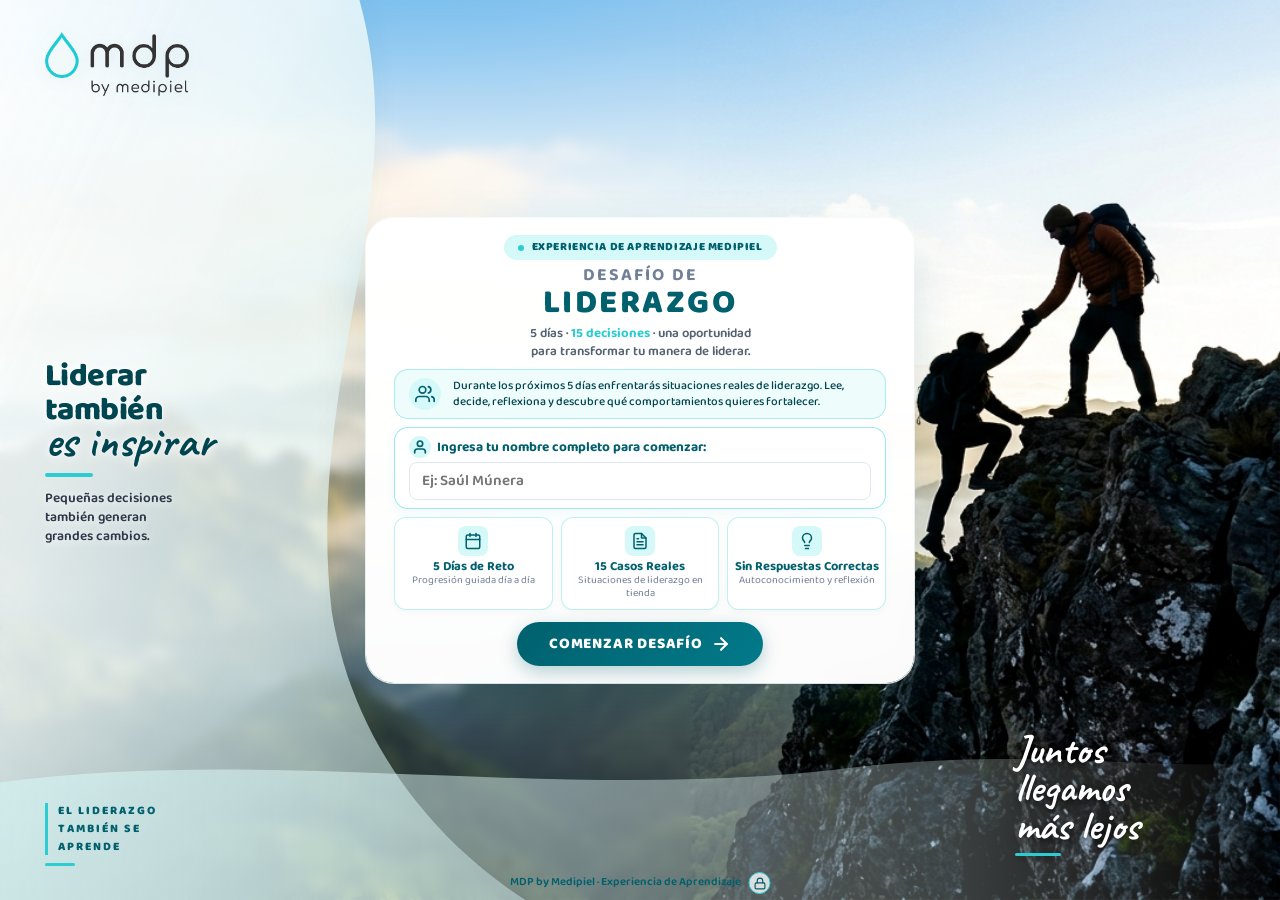
<file: index.html>
<!DOCTYPE html>
<html lang="es">
<head>
  <meta charset="UTF-8">
  <meta name="viewport" content="width=device-width, initial-scale=1.0">
  <title>Desafío de Liderazgo | Medipiel</title>
  <meta name="description" content="5 días · 15 decisiones · una oportunidad para transformar tu manera de liderar en Medipiel.">
  <link rel="preconnect" href="https://fonts.googleapis.com">
  <link rel="preconnect" href="https://fonts.gstatic.com" crossorigin>
  <link href="https://fonts.googleapis.com/css2?family=Baloo+2:wght@400;500;600;700;800&family=Caveat:wght@600;700&family=Dancing+Script:wght@700&display=swap" rel="stylesheet">
  <link rel="stylesheet" href="style.css">
</head>
<body class="welcome-bg-body">
  <!-- Global Canvas for Confetti -->
  <canvas id="confetti-canvas" class="confetti-canvas" aria-hidden="true"></canvas>

  <div id="app" class="app-container">
    <!-- TOP HEADER (Visible in inner views) -->
    <header id="main-header" class="main-header hidden">
      <div class="header-inner">
        <div class="header-left">
          <button id="btn-back-to-map" class="btn-icon" title="Volver a la portada de inicio" aria-label="Volver a la portada de inicio">
            <svg viewBox="0 0 24 24" width="22" height="22" stroke="currentColor" stroke-width="2.5" fill="none" stroke-linecap="round" stroke-linejoin="round">
              <line x1="19" y1="12" x2="5" y2="12"></line>
              <polyline points="12 19 5 12 12 5"></polyline>
            </svg>
            <span class="btn-back-text">Inicio</span>
          </button>
          <img src="logo.png" alt="MDP by Medipiel" class="header-logo" id="header-logo-img">
        </div>

        <div class="header-center">
          <span id="header-user-badge" class="header-user-pill">
            <svg viewBox="0 0 24 24" width="16" height="16" stroke="currentColor" stroke-width="2.5" fill="none" stroke-linecap="round" stroke-linejoin="round">
              <path d="M20 21v-2a4 4 0 0 0-4-4H8a4 4 0 0 0-4 4v2"></path>
              <circle cx="12" cy="7" r="4"></circle>
            </svg>
            <span id="header-user-name">Participante</span>
          </span>
          <span id="header-day-label" class="header-day-badge">Día 1 de 5</span>
          <span id="header-cloud-status" class="header-cloud-pill" title="Sincronización en la nube">
            <span class="cloud-status-icon">☁️</span>
            <span class="cloud-status-text">Guardado</span>
          </span>
        </div>

        <div class="header-right">
          <div class="progress-wrap">
            <div class="progress-text-row">
              <span class="progress-title">Progreso</span>
              <span id="header-progress-percent" class="progress-percent">0%</span>
            </div>
            <div class="progress-bar-bg" role="progressbar" aria-valuenow="0" aria-valuemin="0" aria-valuemax="100" id="header-progress-bar">
              <div id="header-progress-fill" class="progress-bar-fill" style="width: 0%;"></div>
            </div>
          </div>
        </div>
      </div>
    </header>

    <!-- MAIN VIEW CONTAINER -->
    <main class="main-content-wrapper">

      <!-- ============================================== -->
      <!-- 1. WELCOME SCREEN (100% Exact Mockup Match) -->
      <!-- ============================================== -->
      <section id="welcome-screen" class="view-section active">
        
        <!-- Ambient Floating Sparkle Particles Container -->
        <div class="ambient-particles" id="welcome-particles" aria-hidden="true"></div>

        <!-- Organic Decorative Backdrop - 100% Seamless Top-to-Bottom Coverage -->
        <div class="welcome-organic-backdrop backdrop-breathe-anim" aria-hidden="true">
          <svg class="organic-backdrop-svg" viewBox="0 0 1000 1000" preserveAspectRatio="none">
            <defs>
              <linearGradient id="medipielWaveGrad" x1="0%" y1="0%" x2="100%" y2="80%">
                <stop offset="0%" stop-color="#FFFFFF" stop-opacity="0.94" />
                <stop offset="35%" stop-color="#F2FAFA" stop-opacity="0.88" />
                <stop offset="70%" stop-color="#E2F6F6" stop-opacity="0.68" />
                <stop offset="100%" stop-color="#CEEFEF" stop-opacity="0.45" />
              </linearGradient>
              <filter id="softWaveGlow" x="-5%" y="-5%" width="120%" height="120%">
                <feDropShadow dx="8" dy="0" stdDeviation="12" flood-color="rgba(1, 96, 109, 0.05)" />
              </filter>
            </defs>
            <path d="M 0,0 L 520,0 C 600,220 440,420 480,680 C 510,820 620,930 760,1000 L 0,1000 Z" fill="url(#medipielWaveGrad)" filter="url(#softWaveGlow)" />
          </svg>
        </div>

        <!-- Organic Bottom Sweep Wave (Translucent so mountains show through) -->
        <div class="welcome-bottom-sweep" aria-hidden="true">
          <svg class="bottom-sweep-svg" viewBox="0 0 1440 220" preserveAspectRatio="none">
            <defs>
              <linearGradient id="bottomSweepGrad" x1="0%" y1="0%" x2="100%" y2="0%">
                <stop offset="0%" stop-color="#D4F4F4" stop-opacity="0.65" />
                <stop offset="45%" stop-color="#E2F8F8" stop-opacity="0.45" />
                <stop offset="75%" stop-color="#EBFBFB" stop-opacity="0.25" />
                <stop offset="100%" stop-color="#FFFFFF" stop-opacity="0" />
              </linearGradient>
            </defs>
            <path d="M 0,60 C 320,10 640,90 960,40 C 1180,10 1320,50 1440,30 L 1440,220 L 0,220 Z" fill="url(#bottomSweepGrad)" />
          </svg>
        </div>

        <!-- LEFT SIDE BRAND & MOTIVATIONAL CONTENT -->
        <aside class="welcome-sidebar-left">
          <div class="top-brand-logo anim-reveal-down">
            <img src="logo.png" alt="mdp by medipiel" class="mockup-brand-logo">
          </div>

          <div class="mockup-inspire-block">
            <h2 class="inspire-title anim-reveal-up" style="--anim-delay: 0.15s;">
              <span>Liderar</span>
              <span>también</span>
              <span class="script-highlight anim-script-pop" style="--anim-delay: 0.3s;">es inspirar</span>
            </h2>
            <div class="cyan-accent-line anim-expand-line" style="--anim-delay: 0.4s;"></div>
            <p class="inspire-desc anim-reveal-fade" style="--anim-delay: 0.45s;">
              Pequeñas decisiones<br>
              también generan<br>
              grandes cambios.
            </p>
          </div>

          <div class="mockup-pillar-bottom-left anim-reveal-fade" style="--anim-delay: 0.55s;">
            <div class="pillar-content">
              <span>EL LIDERAZGO</span>
              <span>TAMBIÉN SE</span>
              <span>APRENDE</span>
            </div>
            <div class="cyan-accent-mini-line anim-expand-line" style="--anim-delay: 0.65s;"></div>
          </div>
        </aside>

        <!-- CENTER FLOATING MOCKUP CARD -->
        <div class="welcome-center-card-wrap">
          <div class="mockup-center-card anim-reveal-card" id="mockup-interactive-card">
            
            <!-- In-App Browser Notice (WhatsApp / Teams detector) -->
            <div id="in-app-browser-tip" class="in-app-tip-banner hidden">
              <span class="in-app-tip-icon">💡</span>
              <span class="in-app-tip-text">Para guardar tu progreso siempre, toca <strong>⋮</strong> o <strong>⋯</strong> y elige <em>"Abrir en navegador"</em> (Safari o Chrome).</span>
              <button type="button" class="btn-close-tip" aria-label="Cerrar aviso" onclick="document.getElementById('in-app-browser-tip').classList.add('hidden')">&times;</button>
            </div>

            <!-- Mobile Brand Logo (Visible on mobile/tablet) -->
            <div class="welcome-mobile-logo anim-stagger-item" style="--stagger-idx: 0;">
              <img src="logo.png" alt="MDP by Medipiel" class="mockup-mobile-brand-logo">
            </div>

            <!-- Top Pill Badge -->
            <div class="mockup-pill-badge anim-stagger-item" style="--stagger-idx: 1;">
              <span class="mockup-pill-dot"></span>
              EXPERIENCIA DE APRENDIZAJE MEDIPIEL
            </div>

            <!-- Title -->
            <div class="mockup-header-titles anim-stagger-item" style="--stagger-idx: 2;">
              <span class="title-top-sub">DESAFÍO DE</span>
              <h1 class="title-main">LIDERAZGO</h1>
            </div>

            <!-- Subtitle -->
            <p class="mockup-tagline anim-stagger-item" style="--stagger-idx: 3;">
              5 días · <strong class="text-cyan">15 decisiones</strong> · una oportunidad<br>
              para transformar tu manera de liderar.
            </p>

            <!-- Description Box with Team Icon -->
            <div class="mockup-intro-box anim-stagger-item" style="--stagger-idx: 4;">
              <div class="intro-icon-circle">
                <svg viewBox="0 0 24 24" width="20" height="20" stroke="currentColor" stroke-width="2" fill="none" stroke-linecap="round" stroke-linejoin="round">
                  <path d="M17 21v-2a4 4 0 0 0-4-4H5a4 4 0 0 0-4 4v2"></path>
                  <circle cx="9" cy="7" r="4"></circle>
                  <path d="M23 21v-2a4 4 0 0 0-3-3.87"></path>
                  <path d="M16 3.13a4 4 0 0 1 0 7.75"></path>
                </svg>
              </div>
              <p class="intro-box-text">
                Durante los próximos 5 días enfrentarás situaciones reales de liderazgo. Lee, decide, reflexiona y descubre qué comportamientos quieres fortalecer.
              </p>
            </div>

            <!-- Full Name Registration Box -->
            <div class="mockup-user-input-card anim-stagger-item" style="--stagger-idx: 5;">
              <div class="user-card-heading">
                <div class="user-card-icon">
                  <svg viewBox="0 0 24 24" width="16" height="16" stroke="currentColor" stroke-width="2.5" fill="none" stroke-linecap="round" stroke-linejoin="round">
                    <path d="M20 21v-2a4 4 0 0 0-4-4H8a4 4 0 0 0-4 4v2"></path>
                    <circle cx="12" cy="7" r="4"></circle>
                  </svg>
                </div>
                <label for="user-fullname-input" class="user-card-label">
                  <strong>Ingresa tu nombre completo para comenzar:</strong>
                </label>
              </div>

              <div class="user-card-field-wrap">
                <input 
                  type="text" 
                  id="user-fullname-input" 
                  class="mockup-fullname-input" 
                  placeholder="Ej: Saúl Múnera" 
                  autocomplete="name"
                  maxlength="80"
                />
                <span id="user-name-error" class="input-error-msg hidden">Por favor ingresa tu nombre completo para continuar.</span>
              </div>

              <!-- Active user / Change user row -->
              <div id="active-user-banner" class="active-user-row hidden">
                <span class="active-user-text">Participante activo: <strong id="active-user-display-name"></strong></span>
                <button id="btn-change-user" class="btn-change-user-link" type="button">
                  Cambiar participante
                </button>
              </div>
            </div>

            <!-- 3 Feature Mini Cards -->
            <div class="mockup-features-grid anim-stagger-item" style="--stagger-idx: 6;">
              <!-- Feature 1: Calendar -->
              <div class="feature-mini-card">
                <div class="feature-mini-icon">
                  <svg viewBox="0 0 24 24" width="18" height="18" stroke="currentColor" stroke-width="2" fill="none" stroke-linecap="round" stroke-linejoin="round">
                    <rect x="3" y="4" width="18" height="18" rx="2" ry="2"></rect>
                    <line x1="16" y1="2" x2="16" y2="6"></line>
                    <line x1="8" y1="2" x2="8" y2="6"></line>
                    <line x1="3" y1="10" x2="21" y2="10"></line>
                  </svg>
                </div>
                <div class="feature-mini-content">
                  <strong>5 Días de Reto</strong>
                  <span>Progresión guiada día a día</span>
                </div>
              </div>

              <!-- Feature 2: Document -->
              <div class="feature-mini-card">
                <div class="feature-mini-icon">
                  <svg viewBox="0 0 24 24" width="18" height="18" stroke="currentColor" stroke-width="2" fill="none" stroke-linecap="round" stroke-linejoin="round">
                    <path d="M14 2H6a2 2 0 0 0-2 2v16a2 2 0 0 0 2 2h12a2 2 0 0 0 2-2V8z"></path>
                    <polyline points="14 2 14 8 20 8"></polyline>
                    <line x1="16" y1="13" x2="8" y2="13"></line>
                    <line x1="16" y1="17" x2="8" y2="17"></line>
                    <polyline points="10 9 9 9 8 9"></polyline>
                  </svg>
                </div>
                <div class="feature-mini-content">
                  <strong>15 Casos Reales</strong>
                  <span>Situaciones de liderazgo en tienda</span>
                </div>
              </div>

              <!-- Feature 3: Lightbulb -->
              <div class="feature-mini-card">
                <div class="feature-mini-icon">
                  <svg viewBox="0 0 24 24" width="18" height="18" stroke="currentColor" stroke-width="2" fill="none" stroke-linecap="round" stroke-linejoin="round">
                    <path d="M9 18h6"></path>
                    <path d="M10 22h4"></path>
                    <path d="M15.09 14c.18-.98.65-1.74 1.41-2.5A4.65 4.65 0 0 0 18 8 6 6 0 0 0 6 8c0 1 .23 2.23 1.5 3.5A4.61 4.61 0 0 1 8.91 14"></path>
                  </svg>
                </div>
                <div class="feature-mini-content">
                  <strong>Sin Respuestas Correctas</strong>
                  <span>Autoconocimiento y reflexión</span>
                </div>
              </div>
            </div>

            <!-- Action Button with Shimmer -->
            <div class="mockup-action-wrap anim-stagger-item" style="--stagger-idx: 7;">
              <button id="btn-start-challenge" class="mockup-btn-primary btn-shimmer-interactive">
                <span id="btn-start-challenge-text">CONTINUAR DESAFÍO</span>
                <svg viewBox="0 0 24 24" width="20" height="20" stroke="currentColor" stroke-width="2.5" fill="none" stroke-linecap="round" stroke-linejoin="round" class="btn-arrow-icon">
                  <line x1="5" y1="12" x2="19" y2="12"></line>
                  <polyline points="12 5 19 12 12 19"></polyline>
                </svg>
              </button>
            </div>

          </div>
        </div>

        <!-- RIGHT SIDE MOTIVATIONAL CONTENT -->
        <aside class="welcome-sidebar-right">
          <!-- Bottom Right Handwriting Cursive Text -->
          <div class="mockup-handwriting-bottom-right anim-reveal-right" style="--anim-delay: 0.6s;">
            <span class="cursive-line">Juntos</span>
            <span class="cursive-line">llegamos</span>
            <span class="cursive-line">más lejos</span>
            <div class="cursive-underline-accent anim-expand-line" style="--anim-delay: 0.8s;"></div>
          </div>
        </aside>

        <!-- Bottom Centered Footer Note -->
        <div class="welcome-bottom-footer-note anim-reveal-fade" style="--anim-delay: 0.85s;">
          <span>MDP by Medipiel · Experiencia de Aprendizaje</span>
          <button id="btn-welcome-admin" class="welcome-admin-icon-btn" title="Acceso Portal Admin" aria-label="Portal Admin">
            <svg viewBox="0 0 24 24" width="13" height="13" stroke="currentColor" stroke-width="2.2" fill="none" stroke-linecap="round" stroke-linejoin="round">
              <rect x="3" y="11" width="18" height="11" rx="2" ry="2"></rect>
              <path d="M7 11V7a5 5 0 0 1 10 0v4"></path>
            </svg>
          </button>
        </div>

      </section>

      <!-- ============================================== -->
      <!-- 2. MAP / JOURNEY SCREEN -->
      <!-- ============================================== -->
      <section id="map-screen" class="view-section">
        <div class="map-container animate-fade-in">
          <div class="map-header-card">
            <div class="map-header-top">
              <img src="logo.png" alt="MDP by Medipiel" class="map-logo">
              <div class="map-header-actions">
                <button id="btn-open-summary" class="btn-link" title="Ver mis respuestas y reflexiones">
                  <svg viewBox="0 0 24 24" width="18" height="18" stroke="currentColor" stroke-width="2" fill="none" stroke-linecap="round" stroke-linejoin="round">
                    <path d="M2 3h6a4 4 0 0 1 4 4v14a3 3 0 0 0-3-3H2z"></path>
                    <path d="M22 3h-6a4 4 0 0 0-4 4v14a3 3 0 0 1 3-3h7z"></path>
                  </svg>
                  <span>Mis Reflexiones</span>
                </button>
                <button id="btn-request-reset" class="btn-link btn-link-muted" title="Reiniciar progreso del participante actual">
                  <svg viewBox="0 0 24 24" width="16" height="16" stroke="currentColor" stroke-width="2" fill="none" stroke-linecap="round" stroke-linejoin="round">
                    <polyline points="1 4 1 10 7 10"></polyline>
                    <path d="M3.51 15a9 9 0 1 0 2.13-9.36L1 10"></path>
                  </svg>
                  <span>Reiniciar</span>
                </button>
              </div>
            </div>

            <div class="map-hero-text">
              <div class="map-user-greeting" id="map-user-greeting">¡Hola, Líder!</div>
              <h2 class="map-title">Mapa de tu Recorrido</h2>
              <p class="map-subtitle">Completa cada día para desbloquear el siguiente y transformar tu liderazgo.</p>
            </div>

            <div class="map-progress-summary">
              <div class="progress-bar-container">
                <div class="progress-bar-fill" id="map-progress-fill" style="width: 0%;"></div>
              </div>
              <div class="map-stats-row">
                <span id="map-progress-text">0 de 5 días completados (0%)</span>
                <span id="map-badge-status" class="status-pill status-in-progress">En curso</span>
              </div>
            </div>
          </div>

          <!-- JOURNEY TIMELINE -->
          <div class="journey-track" id="journey-days-container">
            <!-- Dynamically generated Day Nodes -->
          </div>
        </div>
      </section>

      <!-- ============================================== -->
      <!-- 3. STEP-BY-STEP CASE SCREEN -->
      <!-- ============================================== -->
      <section id="case-screen" class="view-section">
        <div class="case-container animate-fade-in" id="case-container">
          
          <!-- Day & Step Indicators -->
          <div class="case-stepper-card">
            <div class="stepper-day-tag" id="case-day-tag">DÍA 1</div>
            <div class="stepper-dots" id="case-step-dots">
              <div class="step-dot active" data-step="1">1</div>
              <div class="step-line"></div>
              <div class="step-dot" data-step="2">2</div>
              <div class="step-line"></div>
              <div class="step-dot" data-step="3">3</div>
            </div>
            <div class="stepper-label" id="case-step-label">Caso 1 de 3</div>
          </div>

          <!-- Main Case Card -->
          <div class="case-card card-shadow">
            <div class="case-card-header">
              <div class="case-number-badge" id="case-number-badge">Caso 1</div>
              <h2 class="case-title" id="case-title">El día que nada sale como esperabas</h2>
            </div>

            <div class="case-situation-box">
              <div class="situation-icon-col">
                <div class="situation-icon-bubble">
                  <svg viewBox="0 0 24 24" width="20" height="20" stroke="currentColor" stroke-width="2" fill="none" stroke-linecap="round" stroke-linejoin="round">
                    <circle cx="12" cy="12" r="10"></circle>
                    <line x1="12" y1="8" x2="12" y2="12"></line>
                    <line x1="12" y1="16" x2="12.01" y2="16"></line>
                  </svg>
                </div>
              </div>
              <div class="situation-text-col">
                <span class="situation-heading">SITUACIÓN:</span>
                <p id="case-situation-text" class="situation-body">Cargando situación...</p>
              </div>
            </div>

            <div class="case-question-box">
              <h3 class="question-title">¿QUÉ HACES COMO LÍDER?</h3>
              <p class="question-instruction">Selecciona la alternativa que más se acerca a lo que harías:</p>
              
              <div class="options-list" id="case-options-list" role="radiogroup" aria-label="Opciones de decisión">
                <!-- Options A, B, C, D will be inserted dynamically -->
              </div>
            </div>

            <!-- Case Reflection Section (Appears smoothly after selection) -->
            <div id="case-reflection-section" class="case-reflection-drawer hidden">
              <div class="reflection-drawer-inner">
                <div class="reflection-subcard reflection-pause-box">
                  <div class="reflection-icon-title">
                    <span class="emoji-icon">💭</span>
                    <h4>PARA REFLEXIONAR</h4>
                  </div>
                  <p id="case-reflection-question" class="reflection-question-text">
                    ¿Qué necesita primero tu equipo de ti: dirección, tranquilidad, presión o acompañamiento?
                  </p>
                </div>

                <div class="reflection-subcard behavior-box">
                  <div class="reflection-icon-title">
                    <span class="star-icon">✦</span>
                    <h4>COMPORTAMIENTO QUE BUSCAMOS EVIDENCIAR</h4>
                  </div>
                  <p id="case-behavior-text" class="behavior-text">
                    Resuelve desafíos con determinación y creatividad.
                  </p>
                </div>
              </div>
            </div>

            <!-- Case Action Navigation -->
            <div class="case-actions">
              <button id="btn-next-case-step" class="btn btn-primary btn-lg" disabled>
                <span id="btn-next-case-text">Continuar</span>
                <svg viewBox="0 0 24 24" width="20" height="20" stroke="currentColor" stroke-width="2.5" fill="none" stroke-linecap="round" stroke-linejoin="round">
                  <line x1="5" y1="12" x2="19" y2="12"></line>
                  <polyline points="12 5 19 12 12 19"></polyline>
                </svg>
              </button>
            </div>
          </div>
        </div>
      </section>

      <!-- ============================================== -->
      <!-- 4. DAILY FINAL REFLECTION SCREEN -->
      <!-- ============================================== -->
      <section id="reflection-screen" class="view-section">
        <div class="reflection-container animate-fade-in">
          <div class="reflection-card card-shadow">
            <div class="reflection-card-header">
              <div class="pill-badge pill-teal">
                <span class="pill-dot"></span>
                CIERRE DEL DÍA
              </div>
              <h2 class="reflection-main-title" id="day-reflection-title">Reflexión Día 1</h2>
            </div>

            <div class="reflection-prompt-box">
              <div class="prompt-icon-bubble">
                <svg viewBox="0 0 24 24" width="24" height="24" stroke="currentColor" stroke-width="2" fill="none" stroke-linecap="round" stroke-linejoin="round">
                  <path d="M21 15a2 2 0 0 1-2 2H7l-4 4V5a2 2 0 0 1 2-2h14a2 2 0 0 1 2 2z"></path>
                </svg>
              </div>
              <div class="prompt-content">
                <p id="day-reflection-prompt-text" class="prompt-text">
                  Cargando reflexión del día...
                </p>
              </div>
            </div>

            <div class="reflection-input-section">
              <div class="input-header-row">
                <label for="day-reflection-textarea" class="input-label">
                  <strong>Escribe tu reflexión:</strong>
                </label>
                <span id="char-counter" class="char-count">0 caracteres</span>
              </div>

              <textarea 
                id="day-reflection-textarea" 
                class="reflection-textarea" 
                rows="6" 
                placeholder="Escribe aquí tus reflexiones, aprendizajes y compromisos de liderazgo para este día..."
                aria-label="Escribe tu reflexión"
              ></textarea>
              
              <p class="input-helper">
                Tus reflexiones quedarán guardadas automáticamente para que puedas revisarlas en cualquier momento.
              </p>
            </div>

            <div class="reflection-actions">
              <button id="btn-complete-day" class="btn btn-primary btn-lg" disabled>
                <svg viewBox="0 0 24 24" width="20" height="20" stroke="currentColor" stroke-width="2.5" fill="none" stroke-linecap="round" stroke-linejoin="round">
                  <polyline points="20 6 9 17 4 12"></polyline>
                </svg>
                <span id="btn-complete-day-text">Completar Día 1</span>
              </button>
            </div>
          </div>
        </div>
      </section>

      <!-- ============================================== -->
      <!-- 5. FINAL COMPLETION SCREEN (5 Days Finished) -->
      <!-- ============================================== -->
      <section id="completed-screen" class="view-section">
        <div class="completed-container animate-fade-in">
          <div class="completed-card card-shadow">
            <div class="completed-badge-icon">
              <div class="trophy-circle trophy-gold" aria-label="Copa Dorada de Campeón">
                <span class="trophy-sparkle-1" aria-hidden="true">✨</span>
                <span class="trophy-sparkle-2" aria-hidden="true">✨</span>
                <svg viewBox="0 0 64 64" width="56" height="56" fill="none" xmlns="http://www.w3.org/2000/svg">
                  <defs>
                    <linearGradient id="goldCupGrad" x1="0%" y1="0%" x2="100%" y2="100%">
                      <stop offset="0%" stop-color="#FFF9D2" />
                      <stop offset="25%" stop-color="#FCD34D" />
                      <stop offset="65%" stop-color="#F59E0B" />
                      <stop offset="100%" stop-color="#B45309" />
                    </linearGradient>
                    <linearGradient id="goldHighlight" x1="0%" y1="0%" x2="0%" y2="100%">
                      <stop offset="0%" stop-color="#FFFFFF" stop-opacity="0.9" />
                      <stop offset="100%" stop-color="#FDE68A" stop-opacity="0.15" />
                    </linearGradient>
                    <linearGradient id="goldBaseGrad" x1="0%" y1="0%" x2="100%" y2="50%">
                      <stop offset="0%" stop-color="#D97706" />
                      <stop offset="50%" stop-color="#F59E0B" />
                      <stop offset="100%" stop-color="#92400E" />
                    </linearGradient>
                    <filter id="goldGlow" x="-20%" y="-20%" width="140%" height="140%">
                      <feDropShadow dx="0" dy="2" stdDeviation="3" flood-color="rgba(180, 83, 9, 0.35)" />
                    </filter>
                  </defs>

                  <!-- Handles -->
                  <path d="M19 14 C10 14 8 28 20 31 C21 34 23 35 24 35" stroke="url(#goldCupGrad)" stroke-width="3.5" stroke-linecap="round" fill="none" />
                  <path d="M45 14 C54 14 56 28 44 31 C43 34 41 35 40 35" stroke="url(#goldCupGrad)" stroke-width="3.5" stroke-linecap="round" fill="none" />
                  
                  <!-- Cup Body -->
                  <path d="M18 10 C18 10 19 36 32 38 C45 36 46 10 46 10 Z" fill="url(#goldCupGrad)" filter="url(#goldGlow)" />
                  
                  <!-- Cup Rim -->
                  <ellipse cx="32" cy="10" rx="14" ry="3.5" fill="#FEF3C7" stroke="#F59E0B" stroke-width="1.5" />
                  
                  <!-- Highlight Reflex on Left -->
                  <path d="M22 13 C21 20 23 29 27 33 C25 29 24 20 25 13 Z" fill="url(#goldHighlight)" />
                  
                  <!-- Star on Cup -->
                  <polygon points="32,18 33.8,22.6 38.5,22.8 34.8,25.6 36.1,30.2 32,27.5 27.9,30.2 29.2,25.6 25.5,22.8 30.2,22.6" fill="#FFFFFF" opacity="0.95" />
                  
                  <!-- Stem -->
                  <path d="M28 38 L36 38 L35 46 L29 46 Z" fill="url(#goldBaseGrad)" />
                  <ellipse cx="32" cy="46" rx="5" ry="1.5" fill="#FCD34D" />
                  
                  <!-- Base / Pedestal -->
                  <path d="M24 47 L40 47 L43 54 L21 54 Z" fill="url(#goldBaseGrad)" />
                  <rect x="18" y="54" width="28" height="4" rx="2" fill="#78350F" />
                  <rect x="20" y="54" width="24" height="2" fill="#FDE68A" opacity="0.8" />
                </svg>
              </div>
            </div>

            <div class="pill-badge pill-teal">¡FELICITACIONES!</div>
            <h1 class="completed-title">¡DESAFÍO COMPLETADO!</h1>
            <p class="completed-subtitle" id="completed-participant-subtitle">
              Completaste los 5 días del Desafío de liderazgo.
            </p>

            <!-- 5 Completed Checks Grid -->
            <div class="completed-days-grid">
              <div class="day-check-card">
                <div class="check-circle">✓</div>
                <div class="day-check-info">
                  <strong>Día 1</strong>
                  <span>3 casos completados</span>
                </div>
              </div>
              <div class="day-check-card">
                <div class="check-circle">✓</div>
                <div class="day-check-info">
                  <strong>Día 2</strong>
                  <span>3 casos completados</span>
                </div>
              </div>
              <div class="day-check-card">
                <div class="check-circle">✓</div>
                <div class="day-check-info">
                  <strong>Día 3</strong>
                  <span>3 casos completados</span>
                </div>
              </div>
              <div class="day-check-card">
                <div class="check-circle">✓</div>
                <div class="day-check-info">
                  <strong>Día 4</strong>
                  <span>3 casos completados</span>
                </div>
              </div>
              <div class="day-check-card">
                <div class="check-circle">✓</div>
                <div class="day-check-info">
                  <strong>Día 5</strong>
                  <span>3 casos completados</span>
                </div>
              </div>
            </div>

            <!-- Closing Statement from Word Document -->
            <div class="final-closing-statement">
              <div class="quote-mark">“</div>
              <p class="final-quote-text">
                No se trata de encontrar un liderazgo perfecto. Se trata de reconocer nuestro impacto, aprender de nuestras decisiones y elegir conscientemente qué queremos hacer diferente.
              </p>
              <span class="final-quote-author">— Medipiel · Desafío de Liderazgo</span>
            </div>

            <div class="completed-actions">
              <button id="btn-view-all-reflections" class="btn btn-primary btn-lg">
                <span>Ver Resumen de Mis Respuestas y Reflexiones</span>
              </button>

              <button id="btn-return-map-final" class="btn btn-secondary">
                <span>Volver al Mapa</span>
              </button>
            </div>
          </div>
        </div>
      </section>

    </main>

    <!-- FOOTER -->
    <footer class="app-footer">
      <div class="footer-content">
        <span>MDP by Medipiel · Experiencia de Aprendizaje</span>
        <div class="footer-links-row">
          <button id="btn-footer-reset" class="btn-text-subtle">Reiniciar progreso</button>
          <span class="footer-sep">•</span>
          <button id="btn-open-admin-login" class="btn-text-subtle btn-admin-link">
            <svg viewBox="0 0 24 24" width="14" height="14" stroke="currentColor" stroke-width="2" fill="none" stroke-linecap="round" stroke-linejoin="round">
              <rect x="3" y="11" width="18" height="11" rx="2" ry="2"></rect>
              <path d="M7 11V7a5 5 0 0 1 10 0v4"></path>
            </svg>
            <span>Portal Admin</span>
          </button>
        </div>
      </div>
    </footer>
  </div>

  <!-- ============================================== -->
  <!-- MODAL: CELEBRATION / UNLOCK NEXT DAY -->
  <!-- ============================================== -->
  <div id="celebration-modal" class="modal-overlay hidden" role="dialog" aria-modal="true" aria-labelledby="celebration-title">
    <div class="modal-dialog celebration-dialog animate-scale-up">
      <div class="celebration-icon-animated">
        <div class="celebration-sparkles">✨</div>
        <div class="celebration-badge-circle">
          <svg viewBox="0 0 24 24" width="44" height="44" stroke="currentColor" stroke-width="3" fill="none" stroke-linecap="round" stroke-linejoin="round">
            <polyline points="20 6 9 17 4 12"></polyline>
          </svg>
        </div>
      </div>

      <h3 id="celebration-title" class="celebration-heading">¡Excelente! Has completado el Día 1</h3>
      <p id="celebration-subtitle" class="celebration-desc">
        Has desbloqueado el Día 2.
      </p>

      <div class="celebration-actions">
        <button id="btn-celebration-continue" class="btn btn-primary btn-lg pulse-hover">
          <span id="btn-celebration-continue-text">Continuar al Día Siguiente</span>
          <svg viewBox="0 0 24 24" width="20" height="20" stroke="currentColor" stroke-width="2.5" fill="none" stroke-linecap="round" stroke-linejoin="round">
            <line x1="5" y1="12" x2="19" y2="12"></line>
            <polyline points="12 5 19 12 12 19"></polyline>
          </svg>
        </button>
        <button id="btn-celebration-map" class="btn btn-secondary">
          <span>Ir al Mapa del Desafío</span>
        </button>
      </div>
    </div>
  </div>

  <!-- ============================================== -->
  <!-- MODAL: SUMMARY OF REFLECTIONS & DECISIONS -->
  <!-- ============================================== -->
  <div id="summary-modal" class="modal-overlay hidden" role="dialog" aria-modal="true" aria-labelledby="summary-modal-title">
    <div class="modal-dialog summary-dialog animate-scale-up">
      <div class="modal-header">
        <div class="modal-title-wrap">
          <img src="logo.png" alt="Medipiel" class="modal-logo">
          <div>
            <h3 id="summary-modal-title" class="modal-title">Resumen del Desafío</h3>
            <span id="summary-participant-name" class="modal-subtitle-name"></span>
          </div>
        </div>
        <button id="btn-close-summary" class="btn-close-modal" aria-label="Cerrar modal">&times;</button>
      </div>

      <div class="modal-body custom-scroll" id="summary-modal-content">
        <!-- Dynamically rendered summary of all 5 days -->
      </div>

      <div class="modal-footer">
        <button id="btn-print-summary" class="btn btn-secondary">
          <svg viewBox="0 0 24 24" width="18" height="18" stroke="currentColor" stroke-width="2" fill="none" stroke-linecap="round" stroke-linejoin="round">
            <polyline points="6 9 6 2 18 2 18 9"></polyline>
            <path d="M6 18H4a2 2 0 0 1-2-2v-5a2 2 0 0 1 2-2h16a2 2 0 0 1 2 2v5a2 2 0 0 1-2 2h-2"></path>
            <rect x="6" y="14" width="12" height="8"></rect>
          </svg>
          <span>Imprimir / Guardar PDF</span>
        </button>
        <button id="btn-close-summary-footer" class="btn btn-primary">
          <span>Cerrar</span>
        </button>
      </div>
    </div>
  </div>

  <!-- ============================================== -->
  <!-- MODAL: CONFIRM RESET PROGRESS -->
  <!-- ============================================== -->
  <div id="reset-modal" class="modal-overlay hidden" role="dialog" aria-modal="true" aria-labelledby="reset-modal-title">
    <div class="modal-dialog reset-dialog animate-scale-up">
      <div class="reset-icon-wrap">
        <svg viewBox="0 0 24 24" width="36" height="36" stroke="#01606D" stroke-width="2" fill="none" stroke-linecap="round" stroke-linejoin="round">
          <circle cx="12" cy="12" r="10"></circle>
          <line x1="12" y1="8" x2="12" y2="12"></line>
          <line x1="12" y1="16" x2="12.01" y2="16"></line>
        </svg>
      </div>

      <h3 id="reset-modal-title" class="reset-heading">¿Reiniciar el progreso?</h3>
      <p class="reset-desc">
        Se borrarán las respuestas seleccionadas y las reflexiones del participante actual. Esta acción no se puede deshacer.
      </p>

      <div class="reset-actions">
        <button id="btn-confirm-reset" class="btn btn-danger">
          <span>Sí, reiniciar</span>
        </button>
        <button id="btn-cancel-reset" class="btn btn-secondary">
          <span>Cancelar</span>
        </button>
      </div>
    </div>
  </div>

  <!-- ============================================== -->
  <!-- MODAL: ADMIN LOGIN (Usuario y Contraseña) -->
  <!-- ============================================== -->
  <div id="admin-login-modal" class="modal-overlay hidden" role="dialog" aria-modal="true" aria-labelledby="admin-login-heading">
    <div class="modal-dialog admin-login-dialog animate-scale-up">
      <div class="admin-login-header">
        <div class="admin-shield-icon">
          <svg viewBox="0 0 24 24" width="32" height="32" stroke="currentColor" stroke-width="2" fill="none" stroke-linecap="round" stroke-linejoin="round">
            <path d="M12 22s8-4 8-10V5l-8-3-8 3v7c0 6 8 10 8 10z"></path>
          </svg>
        </div>
        <h3 id="admin-login-heading" class="admin-login-title">Acceso Portal Administrador</h3>
        <p class="admin-login-sub">Ingresa tus credenciales autorizadas de Medipiel</p>
      </div>

      <form id="admin-login-form" class="admin-login-form">
        <div class="form-group">
          <label for="admin-username-input">Usuario:</label>
          <input 
            type="text" 
            id="admin-username-input" 
            class="admin-input" 
            placeholder="Usuario (ej. saul.munera)" 
            required 
            autocomplete="username"
          />
        </div>

        <div class="form-group">
          <label for="admin-password-input">Contraseña:</label>
          <input 
            type="password" 
            id="admin-password-input" 
            class="admin-input" 
            placeholder="Contraseña" 
            required 
            autocomplete="current-password"
          />
        </div>

        <div id="admin-login-error" class="admin-error-box hidden">
          Usuario o contraseña incorrectos.
        </div>

        <div class="admin-login-actions">
          <button type="submit" class="btn btn-primary btn-lg" style="width: 100%;">
            <span>Ingresar al Portal Admin</span>
          </button>
          <button type="button" id="btn-close-admin-login" class="btn btn-secondary" style="width: 100%;">
            <span>Cancelar</span>
          </button>
        </div>
      </form>
    </div>
  </div>

  <script src="google_sheets_config.js"></script>
  <script src="script.js"></script>
</body>
</html>
</file>
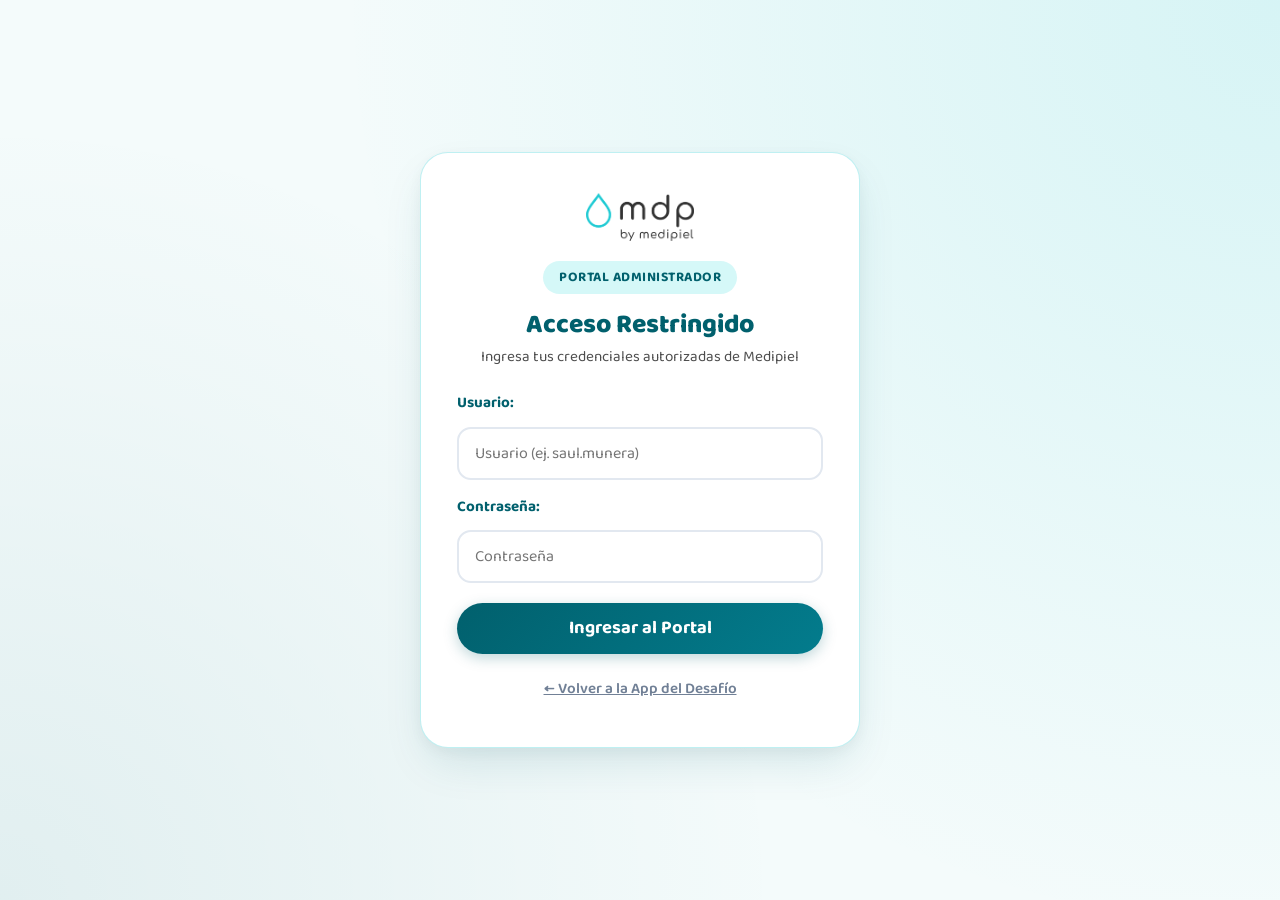
<file: admin.html>
<!DOCTYPE html>
<html lang="es" class="admin-html">
<head>
  <meta charset="UTF-8">
  <meta name="viewport" content="width=device-width, initial-scale=1.0">
  <title>Portal Administrador | Desafío de Liderazgo Medipiel</title>
  <meta name="description" content="Portal Administrador para consultar y descargar respuestas y reflexiones del Desafío de Liderazgo de Medipiel.">
  <link rel="preconnect" href="https://fonts.googleapis.com">
  <link rel="preconnect" href="https://fonts.gstatic.com" crossorigin>
  <link href="https://fonts.googleapis.com/css2?family=Baloo+2:wght@400;500;600;700;800&display=swap" rel="stylesheet">
  <link rel="stylesheet" href="style.css">
</head>
<body class="admin-body">
  
  <!-- AUTHENTICATION CHECK GATE -->
  <div id="admin-auth-gate" class="admin-auth-screen">
    <div class="admin-auth-card animate-scale-up">
      <div class="admin-auth-header">
        <img src="logo.png" alt="MDP by Medipiel" class="admin-auth-logo">
        <div class="pill-badge pill-teal" style="margin-top: 14px; margin-bottom: 6px;">PORTAL ADMINISTRADOR</div>
        <h2 class="admin-auth-title">Acceso Restringido</h2>
        <p class="admin-auth-subtitle">Ingresa tus credenciales autorizadas de Medipiel</p>
      </div>

      <form id="standalone-login-form" style="width: 100%; text-align: left;">
        <div class="form-group" style="margin-bottom: 16px;">
          <label for="gate-username" class="admin-form-label">Usuario:</label>
          <input type="text" id="gate-username" class="admin-input" placeholder="Usuario (ej. saul.munera)" required autocomplete="username">
        </div>
        <div class="form-group" style="margin-bottom: 20px;">
          <label for="gate-password" class="admin-form-label">Contraseña:</label>
          <input type="password" id="gate-password" class="admin-input" placeholder="Contraseña" required autocomplete="current-password">
        </div>
        <div id="gate-error-msg" class="admin-error-box hidden" style="margin-bottom: 18px;">
          Usuario o contraseña incorrectos.
        </div>
        <button type="submit" class="btn btn-primary btn-lg" style="width: 100%;">
          <span>Ingresar al Portal</span>
        </button>
        <div style="text-align: center; margin-top: 18px;">
          <a href="index.html" class="btn-link btn-link-muted">← Volver a la App del Desafío</a>
        </div>
      </form>
    </div>
  </div>

  <!-- ADMIN PORTAL MAIN APP (Shown after authentication) -->
  <div id="admin-dashboard" class="admin-dashboard-layout hidden">
    <!-- ADMIN HEADER -->
    <header class="admin-top-nav">
      <div class="admin-nav-inner">
        <div class="admin-nav-left">
          <img src="logo.png" alt="Medipiel" class="admin-header-logo">
          <div class="admin-header-titles">
            <span class="admin-tag">PORTAL ADMIN</span>
            <h1 class="admin-title">Desafío de Liderazgo</h1>
          </div>
        </div>

        <div class="admin-nav-right">
          <div class="admin-user-pill">
            <svg viewBox="0 0 24 24" width="18" height="18" stroke="currentColor" stroke-width="2.5" fill="none" stroke-linecap="round" stroke-linejoin="round">
              <path d="M20 21v-2a4 4 0 0 0-4-4H8a4 4 0 0 0-4 4v2"></path>
              <circle cx="12" cy="7" r="4"></circle>
            </svg>
            <span id="logged-admin-name">Saúl Múnera</span>
          </div>

          <button id="btn-sync-sheets" class="btn btn-secondary btn-icon" title="Sincronizar datos con Google Sheets">
            <svg id="sync-icon-svg" viewBox="0 0 24 24" width="18" height="18" stroke="currentColor" stroke-width="2" fill="none" stroke-linecap="round" stroke-linejoin="round">
              <polyline points="23 4 23 10 17 10"></polyline>
              <polyline points="1 20 1 14 7 14"></polyline>
              <path d="M3.51 9a9 9 0 0 1 14.85-3.36L23 10M1 14l4.64 4.36A9 9 0 0 0 20.49 15"></path>
            </svg>
            <span id="sync-btn-text">Sincronizar</span>
          </button>

          <button id="btn-open-sheets-config" class="btn btn-secondary btn-icon" title="Configurar conexión con Google Sheets">
            <svg viewBox="0 0 24 24" width="18" height="18" stroke="currentColor" stroke-width="2" fill="none" stroke-linecap="round" stroke-linejoin="round">
              <circle cx="12" cy="12" r="3"></circle>
              <path d="M19.4 15a1.65 1.65 0 0 0 .33 1.82l.06.06a2 2 0 0 1 0 2.83 2 2 0 0 1-2.83 0l-.06-.06a1.65 1.65 0 0 0-1.82-.33 1.65 1.65 0 0 0-1 1.51V21a2 2 0 0 1-2 2 2 2 0 0 1-2-2v-.09A1.65 1.65 0 0 0 9 19.4a1.65 1.65 0 0 0-1.82.33l-.06.06a2 2 0 0 1-2.83 0 2 2 0 0 1 0-2.83l.06-.06a1.65 1.65 0 0 0 .33-1.82 1.65 1.65 0 0 0-1.51-1H3a2 2 0 0 1-2-2 2 2 0 0 1 2-2h.09A1.65 1.65 0 0 0 4.6 9a1.65 1.65 0 0 0-.33-1.82l-.06-.06a2 2 0 0 1 0-2.83 2 2 0 0 1 2.83 0l.06.06a1.65 1.65 0 0 0 1.82.33H9a1.65 1.65 0 0 0 1-1.51V3a2 2 0 0 1 2-2 2 2 0 0 1 2 2v.09a1.65 1.65 0 0 0 1 1.51 1.65 1.65 0 0 0 1.82-.33l.06-.06a2 2 0 0 1 2.83 0 2 2 0 0 1 0 2.83l-.06.06a1.65 1.65 0 0 0-.33 1.82V9a1.65 1.65 0 0 0 1.51 1H21a2 2 0 0 1 2 2 2 2 0 0 1-2 2h-.09a1.65 1.65 0 0 0-1.51 1z"></path>
            </svg>
            <span>Google Sheets</span>
          </button>

          <a href="index.html" class="btn btn-secondary btn-icon" title="Abrir la app del Desafío">
            <svg viewBox="0 0 24 24" width="18" height="18" stroke="currentColor" stroke-width="2" fill="none" stroke-linecap="round" stroke-linejoin="round">
              <path d="M18 13v6a2 2 0 0 1-2 2H5a2 2 0 0 1-2-2V8a2 2 0 0 1 2-2h6"></path>
              <polyline points="15 3 21 3 21 9"></polyline>
              <line x1="10" y1="14" x2="21" y2="3"></line>
            </svg>
            <span>Ver Desafío</span>
          </a>

          <button id="btn-admin-logout" class="btn btn-icon" style="background: #FEE2E2; color: #991B1B;" title="Cerrar sesión admin">
            <svg viewBox="0 0 24 24" width="18" height="18" stroke="currentColor" stroke-width="2" fill="none" stroke-linecap="round" stroke-linejoin="round">
              <path d="M9 21H5a2 2 0 0 1-2-2V5a2 2 0 0 1 2-2h4"></path>
              <polyline points="16 17 21 12 16 7"></polyline>
              <line x1="21" y1="12" x2="9" y2="12"></line>
            </svg>
            <span>Salir</span>
          </button>
        </div>
      </div>
    </header>

    <!-- ADMIN MAIN CONTAINER -->
    <main class="admin-main-content">
      
      <!-- METRICS DASHBOARD -->
      <section class="admin-metrics-grid">
        <div class="metric-card">
          <div class="metric-icon-wrap" style="background: var(--turquoise-light); color: var(--petrol);">
            <svg viewBox="0 0 24 24" width="28" height="28" stroke="currentColor" stroke-width="2" fill="none" stroke-linecap="round" stroke-linejoin="round">
              <path d="M17 21v-2a4 4 0 0 0-4-4H5a4 4 0 0 0-4 4v2"></path>
              <circle cx="9" cy="7" r="4"></circle>
              <path d="M23 21v-2a4 4 0 0 0-3-3.87"></path>
              <path d="M16 3.13a4 4 0 0 1 0 7.75"></path>
            </svg>
          </div>
          <div class="metric-content">
            <span class="metric-label">Total Participantes</span>
            <strong class="metric-value" id="metric-total-users">0</strong>
            <span class="metric-hint">Registrados en la plataforma</span>
          </div>
        </div>

        <div class="metric-card">
          <div class="metric-icon-wrap" style="background: #D1FAE5; color: #065F46;">
            <svg viewBox="0 0 24 24" width="28" height="28" stroke="currentColor" stroke-width="2" fill="none" stroke-linecap="round" stroke-linejoin="round">
              <path d="M22 11.08V12a10 10 0 1 1-5.93-9.14"></path>
              <polyline points="22 4 12 14.01 9 11.01"></polyline>
            </svg>
          </div>
          <div class="metric-content">
            <span class="metric-label">Desafíos Completados</span>
            <strong class="metric-value" id="metric-completed-users">0</strong>
            <span class="metric-hint">5 de 5 días terminados</span>
          </div>
        </div>

        <div class="metric-card">
          <div class="metric-icon-wrap" style="background: var(--turquoise-soft); color: var(--petrol);">
            <svg viewBox="0 0 24 24" width="28" height="28" stroke="currentColor" stroke-width="2" fill="none" stroke-linecap="round" stroke-linejoin="round">
              <circle cx="12" cy="12" r="10"></circle>
              <polyline points="12 6 12 12 16 14"></polyline>
            </svg>
          </div>
          <div class="metric-content">
            <span class="metric-label">En Progreso</span>
            <strong class="metric-value" id="metric-in-progress-users">0</strong>
            <span class="metric-hint">Días 1 a 4</span>
          </div>
        </div>

        <div class="metric-card">
          <div class="metric-icon-wrap" style="background: #FEF3C7; color: #92400E;">
            <svg viewBox="0 0 24 24" width="28" height="28" stroke="currentColor" stroke-width="2" fill="none" stroke-linecap="round" stroke-linejoin="round">
              <line x1="18" y1="20" x2="18" y2="10"></line>
              <line x1="12" y1="20" x2="12" y2="4"></line>
              <line x1="6" y1="20" x2="6" y2="14"></line>
            </svg>
          </div>
          <div class="metric-content">
            <span class="metric-label">Tasa de Finalización</span>
            <strong class="metric-value" id="metric-completion-rate">0%</strong>
            <span class="metric-hint">Efectividad global</span>
          </div>
        </div>
      </section>

      <!-- ACTION TOOLBAR & EXPORTS -->
      <section class="admin-toolbar-card">
        <div class="toolbar-left">
          <div class="search-box">
            <svg viewBox="0 0 24 24" width="18" height="18" stroke="currentColor" stroke-width="2" fill="none" stroke-linecap="round" stroke-linejoin="round">
              <circle cx="11" cy="11" r="8"></circle>
              <line x1="21" y1="21" x2="16.65" y2="16.65"></line>
            </svg>
            <input 
              type="text" 
              id="admin-search-input" 
              placeholder="Buscar participante por nombre..." 
              class="search-input"
            />
          </div>

          <div class="filter-group">
            <button class="filter-btn active" data-filter="all">Todos (<span id="count-filter-all">0</span>)</button>
            <button class="filter-btn" data-filter="completed">Completados (<span id="count-filter-completed">0</span>)</button>
            <button class="filter-btn" data-filter="progress">En Progreso (<span id="count-filter-progress">0</span>)</button>
          </div>
        </div>

        <div class="toolbar-right">
          <!-- MAIN EXCEL / CSV DOWNLOAD BUTTON -->
          <button id="btn-export-excel-csv" class="btn btn-primary" title="Descargar todas las respuestas en formato Excel CSV">
            <svg viewBox="0 0 24 24" width="20" height="20" stroke="currentColor" stroke-width="2" fill="none" stroke-linecap="round" stroke-linejoin="round">
              <path d="M21 15v4a2 2 0 0 1-2 2H5a2 2 0 0 1-2-2v-4"></path>
              <polyline points="7 10 12 15 17 10"></polyline>
              <line x1="12" y1="15" x2="12" y2="3"></line>
            </svg>
            <span>Descargar Reporte Excel / CSV</span>
          </button>

          <!-- JSON BACKUP DOWNLOAD BUTTON -->
          <button id="btn-export-json" class="btn btn-secondary" title="Descargar copia de seguridad en JSON">
            <svg viewBox="0 0 24 24" width="18" height="18" stroke="currentColor" stroke-width="2" fill="none" stroke-linecap="round" stroke-linejoin="round">
              <path d="M14 2H6a2 2 0 0 0-2 2v16a2 2 0 0 0 2 2h12a2 2 0 0 0 2-2V8z"></path>
              <polyline points="14 2 14 8 20 8"></polyline>
              <line x1="12" y1="18" x2="12" y2="12"></line>
              <line x1="9" y1="15" x2="15" y2="15"></line>
            </svg>
            <span>Descargar JSON</span>
          </button>
        </div>
      </section>

      <!-- PARTICIPANTS TABLE -->
      <section class="admin-table-card">
        <div class="table-responsive">
          <table class="admin-table" id="participants-table">
            <thead>
              <tr>
                <th>Nombre del Participante</th>
                <th>Fecha de Registro</th>
                <th>Última Actividad</th>
                <th>Progreso</th>
                <th>Estado</th>
                <th style="text-align: right;">Acciones</th>
              </tr>
            </thead>
            <tbody id="participants-table-body">
              <!-- Dynamically populated rows -->
            </tbody>
          </table>
        </div>

        <div id="table-empty-state" class="table-empty-state hidden">
          <svg viewBox="0 0 24 24" width="48" height="48" stroke="#CBD5E0" stroke-width="1.5" fill="none" stroke-linecap="round" stroke-linejoin="round">
            <path d="M17 21v-2a4 4 0 0 0-4-4H5a4 4 0 0 0-4 4v2"></path>
            <circle cx="9" cy="7" r="4"></circle>
          </svg>
          <p class="empty-title">No se encontraron participantes</p>
          <p class="empty-sub">Los participantes aparecerán automáticamente en cuanto ingresen su nombre e inicien el desafío.</p>
        </div>
      </section>

    </main>

    <footer class="app-footer">
      <div class="footer-content">
        <span>MDP by Medipiel · Portal Administrador</span>
        <span>Versión 1.0</span>
      </div>
    </footer>
  </div>

  <!-- ============================================== -->
  <!-- MODAL: DETAILED RESPONSES PER PARTICIPANT -->
  <!-- ============================================== -->
  <div id="participant-detail-modal" class="modal-overlay hidden" role="dialog" aria-modal="true" aria-labelledby="detail-participant-name">
    <div class="modal-dialog summary-dialog animate-scale-up" style="max-width: 900px;">
      <div class="modal-header">
        <div class="modal-title-wrap">
          <img src="logo.png" alt="Medipiel" class="modal-logo">
          <div>
            <h3 id="detail-participant-name" class="modal-title">Detalle de Respuestas</h3>
            <span id="detail-participant-meta" class="modal-subtitle-name"></span>
          </div>
        </div>
        <button id="btn-close-detail" class="btn-close-modal" aria-label="Cerrar modal">&times;</button>
      </div>

      <div class="modal-body custom-scroll" id="detail-modal-body">
        <!-- Dynamically rendered 15 cases and 5 reflections for this participant -->
      </div>

      <div class="modal-footer">
        <button id="btn-print-participant-detail" class="btn btn-secondary">
          <svg viewBox="0 0 24 24" width="18" height="18" stroke="currentColor" stroke-width="2" fill="none" stroke-linecap="round" stroke-linejoin="round">
            <polyline points="6 9 6 2 18 2 18 9"></polyline>
            <path d="M6 18H4a2 2 0 0 1-2-2v-5a2 2 0 0 1 2-2h16a2 2 0 0 1 2 2v5a2 2 0 0 1-2 2h-2"></path>
            <rect x="6" y="14" width="12" height="8"></rect>
          </svg>
          <span>Imprimir / Guardar Ficha PDF</span>
        </button>
        <button id="btn-close-detail-footer" class="btn btn-primary">
          <span>Cerrar</span>
        </button>
      </div>
    </div>
  </div>

  <!-- ============================================== -->
  <!-- MODAL: CONFIRM DELETE PARTICIPANT -->
  <!-- ============================================== -->
  <div id="delete-confirm-modal" class="modal-overlay hidden" role="dialog" aria-modal="true">
    <div class="modal-dialog reset-dialog animate-scale-up">
      <div class="reset-icon-wrap">
        <svg viewBox="0 0 24 24" width="36" height="36" stroke="#E53E3E" stroke-width="2" fill="none" stroke-linecap="round" stroke-linejoin="round">
          <polyline points="3 6 5 6 21 6"></polyline>
          <path d="M19 6v14a2 2 0 0 1-2 2H7a2 2 0 0 1-2-2V6m3 0V4a2 2 0 0 1 2-2h4a2 2 0 0 1 2 2v2"></path>
        </svg>
      </div>
      <h3 class="reset-heading">¿Eliminar participante?</h3>
      <p class="reset-desc" id="delete-participant-msg">
        Se eliminarán permanentemente todas las respuestas y reflexiones de este participante.
      </p>
      <div class="reset-actions">
        <button id="btn-confirm-delete" class="btn btn-danger">
          <span>Sí, eliminar</span>
        </button>
        <button id="btn-cancel-delete" class="btn btn-secondary">
          <span>Cancelar</span>
        </button>
      </div>
    </div>
  </div>

  <!-- ============================================== -->
  <!-- MODAL: GOOGLE SHEETS CONFIGURATION -->
  <!-- ============================================== -->
  <div id="sheets-config-modal" class="modal-overlay hidden" role="dialog" aria-modal="true" aria-labelledby="sheets-modal-title">
    <div class="modal-dialog admin-login-dialog animate-scale-up" style="max-width: 560px;">
      <div class="admin-login-header">
        <div class="admin-shield-icon" style="background: rgba(1, 96, 109, 0.12); color: var(--petrol);">
          <svg viewBox="0 0 24 24" width="32" height="32" stroke="currentColor" stroke-width="2" fill="none" stroke-linecap="round" stroke-linejoin="round">
            <path d="M14 2H6a2 2 0 0 0-2 2v16a2 2 0 0 0 2 2h12a2 2 0 0 0 2-2V8z"></path>
            <polyline points="14 2 14 8 20 8"></polyline>
            <line x1="8" y1="13" x2="16" y2="13"></line>
            <line x1="8" y1="17" x2="16" y2="17"></line>
            <polyline points="10 9 9 9 8 9"></polyline>
          </svg>
        </div>
        <h3 id="sheets-modal-title" class="admin-login-title">Conexión con Google Sheets</h3>
        <p class="admin-login-sub">Recibe en tiempo real las respuestas de todos los líderes de Medipiel en tu Hoja de Cálculo</p>
      </div>

      <div style="padding: 10px 0 10px 0;">
        <div id="sheets-status-banner" class="sheets-status-box" style="margin-bottom: 16px; padding: 12px 16px; border-radius: 8px; font-size: 0.9rem; display: flex; align-items: center; justify-content: space-between; gap: 10px; background: #F3F4F6; border: 1px solid #E5E7EB;">
          <span id="sheets-status-text" style="font-weight: 600; color: #374151;">Estado: No configurado</span>
          <span id="sheets-status-badge" style="background: #E5E7EB; color: #4B5563; font-weight: 700; padding: 4px 12px; border-radius: 20px; font-size: 0.78rem;">Desconectado</span>
        </div>

        <div class="form-group" style="text-align: left; margin-bottom: 14px;">
          <label for="input-sheets-url" style="display: block; font-weight: 600; margin-bottom: 6px; font-size: 0.9rem; color: #374151;">URL de la Aplicación Web (Google Apps Script):</label>
          <input 
            type="url" 
            id="input-sheets-url" 
            class="admin-input" 
            placeholder="https://script.google.com/macros/s/.../exec"
            style="font-family: monospace; font-size: 0.85rem;"
          />
          <span style="display: block; margin-top: 6px; font-size: 0.82rem; color: #6B7280; line-height: 1.4;">
            Pega aquí la URL generada al implementar el script en tu Google Sheets (consulta el archivo <code>GUIA_CONEXION_GOOGLE_SHEETS.md</code>).
          </span>
        </div>

        <div id="sheets-test-feedback" class="admin-error-box hidden" style="margin-bottom: 14px; text-align: left;"></div>

        <div style="display: flex; gap: 10px; margin-top: 18px;">
          <button type="button" id="btn-test-sheets-url" class="btn btn-secondary" style="flex: 1;">
            <span>Probar Conexión</span>
          </button>
          <button type="button" id="btn-save-sheets-url" class="btn btn-primary" style="flex: 1;">
            <span>Guardar URL</span>
          </button>
        </div>

        <div style="text-align: center; margin-top: 14px; border-top: 1px solid #E5E7EB; padding-top: 14px;">
          <button type="button" id="btn-close-sheets-modal" class="btn btn-secondary" style="width: 100%;">
            <span>Cerrar</span>
          </button>
        </div>
      </div>
    </div>
  </div>

  <script src="google_sheets_config.js"></script>
  <script src="script.js"></script>
  <script src="admin.js"></script>
</body>
</html>
</file>
<file: style.css>
/* ===================================================
   DESAFÍO DE LIDERAZGO - MEDIPIEL
   100% Mockup Exact Match Style Sheet
   (Baloo 2 + Caveat + Medipiel Palette)
=================================================== */

:root {
  /* Official Medipiel Palette */
  --petrol: #01606D;
  --petrol-dark: #00454F;
  --petrol-light: #037C8D;
  --turquoise: #2DCCD3;
  --turquoise-hover: #22B8BE;
  --turquoise-light: #D5F8F8;
  --turquoise-soft: #EEFCFC;
  --turquoise-subtle: #F5FEFE;
  
  --white: #FFFFFF;
  --gray: #4D4D4D;
  --gray-dark: #2D3748;
  --gray-muted: #718096;
  --gray-light: #F8FAFC;
  --gray-border: #E2E8F0;
  --gray-hover: #EDF2F7;
  --danger: #E53E3E;
  --danger-light: #FFF5F5;

  /* Typography */
  --font-family: 'Baloo 2', system-ui, -apple-system, BlinkMacSystemFont, 'Segoe UI', Roboto, sans-serif;
  --font-script: 'Caveat', 'Dancing Script', cursive, sans-serif;

  /* Elevation & Radius */
  --radius-sm: 8px;
  --radius-md: 14px;
  --radius-lg: 20px;
  --radius-xl: 28px;
  --radius-full: 9999px;

  --shadow-sm: 0 2px 6px rgba(1, 96, 109, 0.06);
  --shadow-md: 0 10px 25px -5px rgba(1, 96, 109, 0.08), 0 6px 12px -4px rgba(1, 96, 109, 0.04);
  --shadow-lg: 0 25px 50px -12px rgba(1, 96, 109, 0.2), 0 10px 20px -5px rgba(1, 96, 109, 0.08);
  --shadow-hover: 0 14px 28px rgba(1, 96, 109, 0.16);

  --transition-smooth: all 0.28s cubic-bezier(0.4, 0, 0.2, 1);
  --transition-fast: all 0.15s ease-out;
}

/* Reset & Global */
*, *::before, *::after {
  box-sizing: border-box;
  margin: 0;
  padding: 0;
}

html, body {
  margin: 0;
  padding: 0;
  font-family: var(--font-family);
  color: var(--gray);
  line-height: 1.5;
  font-size: 16px;
  -webkit-font-smoothing: antialiased;
}

/* Desafío App - Single Viewport Locked (No page scroll) */
html:not(.admin-html),
body:not(.admin-body) {
  height: 100vh;
  max-height: 100vh;
  overflow: hidden;
  background: url('bg-mountains.jpg') center right / cover no-repeat fixed;
}

body:not(.admin-body) {
  display: flex;
  flex-direction: column;
}

/* Admin Portal - Full Natural Vertical Scrolling */
html.admin-html,
html:has(body.admin-body),
body.admin-body {
  height: auto !important;
  max-height: none !important;
  min-height: 100vh !important;
  overflow-y: auto !important;
  overflow-x: hidden !important;
  background: #F4FBFB !important;
}

/* Confetti Canvas */
.confetti-canvas {
  position: fixed;
  top: 0;
  left: 0;
  width: 100vw;
  height: 100vh;
  pointer-events: none;
  z-index: 9999;
}

/* App Container */
.app-container {
  display: flex;
  flex-direction: column;
  height: 100vh;
  max-height: 100vh;
  width: 100vw;
  overflow: hidden;
  position: relative;
}

/* Main Content Wrapper */
.main-content-wrapper {
  flex: 1;
  display: flex;
  align-items: center;
  justify-content: center;
  width: 100vw;
  height: 100%;
  position: relative;
  overflow: hidden;
}

/* Section Views - STRICT TOGGLE */
.view-section {
  display: none !important;
  width: 100%;
  height: 100%;
  position: relative;
  overflow: hidden;
}

.view-section.active {
  display: flex !important;
  align-items: center;
  justify-content: center;
  width: 100%;
  height: 100%;
  position: relative;
  overflow: hidden;
}

.hidden {
  display: none !important;
}

/* ==============================================
   TYPOGRAPHY & UTILITIES
============================================== */
h1, h2, h3, h4, h5, h6 {
  color: var(--petrol);
  font-weight: 700;
  line-height: 1.25;
}

p {
  color: var(--gray);
}

.text-cyan {
  color: var(--turquoise) !important;
}

.pill-badge {
  display: inline-flex;
  align-items: center;
  gap: 8px;
  background-color: var(--turquoise-light);
  color: var(--petrol);
  padding: 6px 16px;
  border-radius: var(--radius-full);
  font-size: 0.85rem;
  font-weight: 700;
  letter-spacing: 0.5px;
  text-transform: uppercase;
}

.pill-teal {
  background-color: var(--turquoise-light);
  color: var(--petrol);
}

.pill-dot {
  width: 8px;
  height: 8px;
  border-radius: 50%;
  background-color: var(--turquoise);
  animation: pulse-dot 2s infinite ease-in-out;
}

@keyframes pulse-dot {
  0%, 100% { transform: scale(1); opacity: 1; }
  50% { transform: scale(1.3); opacity: 0.7; }
}

/* ==============================================
   BUTTONS
============================================== */
.btn {
  display: inline-flex;
  align-items: center;
  justify-content: center;
  gap: 10px;
  padding: 12px 26px;
  border-radius: var(--radius-full);
  font-family: var(--font-family);
  font-size: 1.05rem;
  font-weight: 700;
  cursor: pointer;
  border: none;
  transition: var(--transition-smooth);
  text-decoration: none;
  line-height: 1;
}

.btn-primary {
  background: linear-gradient(135deg, var(--petrol) 0%, var(--petrol-light) 100%);
  color: var(--white);
  box-shadow: 0 4px 14px rgba(1, 96, 109, 0.25);
}

.btn-primary:hover:not(:disabled) {
  background: linear-gradient(135deg, var(--petrol-light) 0%, var(--turquoise) 100%);
  box-shadow: var(--shadow-hover);
  transform: translateY(-2px);
}

.btn-primary:active:not(:disabled) {
  transform: translateY(0);
}

.btn-primary:disabled {
  background: #CBD5E0;
  color: #718096;
  box-shadow: none;
  cursor: not-allowed;
  opacity: 0.8;
}

.btn-secondary {
  background-color: var(--white);
  color: var(--petrol);
  border: 2px solid var(--turquoise);
}

.btn-secondary:hover:not(:disabled) {
  background-color: var(--turquoise-light);
  transform: translateY(-2px);
}

.btn-danger {
  background-color: var(--danger);
  color: var(--white);
}

.btn-danger:hover {
  background-color: #C53030;
}

.btn-lg {
  padding: 16px 36px;
  font-size: 1.15rem;
}

.btn-sm {
  padding: 6px 14px;
  font-size: 0.85rem;
}

.btn-icon {
  display: inline-flex;
  align-items: center;
  gap: 6px;
  background: var(--turquoise-light);
  color: var(--petrol);
  border: none;
  padding: 8px 14px;
  border-radius: var(--radius-full);
  font-family: var(--font-family);
  font-weight: 600;
  font-size: 0.95rem;
  cursor: pointer;
  transition: var(--transition-smooth);
}

.btn-icon:hover {
  background: var(--turquoise);
  color: var(--white);
}

.btn-icon-danger {
  width: 34px;
  height: 34px;
  border-radius: 50%;
  border: none;
  background: #FEE2E2;
  color: #991B1B;
  display: flex;
  align-items: center;
  justify-content: center;
  cursor: pointer;
  transition: var(--transition-smooth);
}

.btn-icon-danger:hover {
  background: #EF4444;
  color: var(--white);
}

.btn-link {
  display: inline-flex;
  align-items: center;
  gap: 6px;
  background: transparent;
  border: none;
  color: var(--petrol);
  font-family: var(--font-family);
  font-size: 0.95rem;
  font-weight: 600;
  cursor: pointer;
  padding: 6px 12px;
  border-radius: var(--radius-sm);
  transition: var(--transition-fast);
}

.btn-link:hover {
  background: var(--turquoise-light);
}

.btn-link-muted {
  color: var(--gray-muted);
}

.btn-link-muted:hover {
  color: var(--petrol);
}

.btn-text-subtle {
  background: none;
  border: none;
  color: var(--gray-muted);
  font-family: var(--font-family);
  font-size: 0.85rem;
  cursor: pointer;
  text-decoration: underline;
  transition: var(--transition-fast);
  display: inline-flex;
  align-items: center;
  gap: 4px;
}

.btn-text-subtle:hover {
  color: var(--petrol);
}

.btn-admin-link {
  color: var(--petrol);
  font-weight: 700;
  text-decoration: none;
  padding: 4px 10px;
  border-radius: var(--radius-full);
  background: rgba(255, 255, 255, 0.9);
  border: 1px solid var(--turquoise);
  box-shadow: var(--shadow-sm);
}

.btn-admin-link:hover {
  background: var(--petrol);
  color: var(--white);
}

.pulse-hover:hover {
  animation: subtle-pulse 1.2s infinite;
}

@keyframes subtle-pulse {
  0%, 100% { transform: scale(1.02); }
  50% { transform: scale(1.05); }
}

/* ==============================================
   HEADER
============================================== */
.main-header {
  position: sticky;
  top: 0;
  z-index: 100;
  background: rgba(255, 255, 255, 0.96);
  backdrop-filter: blur(12px);
  border-bottom: 1px solid rgba(1, 96, 109, 0.12);
  padding: 12px 20px;
  width: 100%;
}

.header-inner {
  max-width: 1100px;
  margin: 0 auto;
  display: flex;
  align-items: center;
  justify-content: space-between;
  gap: 16px;
}

.header-left {
  display: flex;
  align-items: center;
  gap: 14px;
}

.header-logo {
  height: 38px;
  width: auto;
  object-fit: contain;
}

.header-center {
  display: flex;
  align-items: center;
  gap: 10px;
}

.header-user-pill {
  display: inline-flex;
  align-items: center;
  gap: 6px;
  background: var(--turquoise-light);
  color: var(--petrol);
  padding: 4px 12px;
  border-radius: var(--radius-full);
  font-weight: 700;
  font-size: 0.88rem;
}

.header-day-badge {
  background: var(--petrol);
  color: var(--white);
  padding: 4px 14px;
  border-radius: var(--radius-full);
  font-weight: 700;
  font-size: 0.95rem;
  letter-spacing: 0.3px;
  white-space: nowrap !important;
  display: inline-flex;
  align-items: center;
  justify-content: center;
  flex-shrink: 0;
  line-height: 1.2;
}

.header-cloud-pill {
  display: inline-flex;
  align-items: center;
  gap: 5px;
  background: rgba(1, 96, 109, 0.08);
  color: var(--petrol);
  padding: 4px 10px;
  border-radius: var(--radius-full);
  font-size: 0.8rem;
  font-weight: 600;
  transition: var(--transition-fast);
  white-space: nowrap;
}

.header-cloud-pill.syncing {
  background: #FEF3C7;
  color: #92400E;
}

.header-cloud-pill.syncing .cloud-status-icon {
  display: inline-block;
  animation: cloud-spin 1.5s linear infinite;
}

.header-cloud-pill.synced {
  background: #DCFCE7;
  color: #166534;
}

.header-cloud-pill.local-only {
  background: #F3F4F6;
  color: #4B5563;
}

@keyframes cloud-spin {
  0% { transform: rotate(0deg); }
  100% { transform: rotate(360deg); }
}

.header-right {
  display: flex;
  align-items: center;
  min-width: 150px;
}

.progress-wrap {
  width: 100%;
  display: flex;
  flex-direction: column;
  gap: 4px;
}

.progress-text-row {
  display: flex;
  justify-content: space-between;
  font-size: 0.8rem;
  font-weight: 600;
  color: var(--petrol);
}

.progress-bar-bg {
  width: 100%;
  height: 8px;
  background: var(--gray-border);
  border-radius: var(--radius-full);
  overflow: hidden;
}

.progress-bar-fill {
  height: 100%;
  background: linear-gradient(90deg, var(--turquoise) 0%, var(--petrol) 100%);
  border-radius: var(--radius-full);
  transition: width 0.4s cubic-bezier(0.4, 0, 0.2, 1);
}

.app-footer {
  display: none !important;
}

#welcome-screen.view-section.active {
  display: flex !important;
  position: relative;
  width: 100vw;
  height: 100vh;
  max-height: 100vh;
  overflow: hidden;
  align-items: center;
  justify-content: center;
  background: transparent;
  box-sizing: border-box;
  padding: 0;
  margin: 0;
}

/* 1. Ambient Organic Backdrop (100% Seamless Top-to-Bottom) */
.welcome-organic-backdrop {
  position: absolute;
  top: 0;
  left: 0;
  bottom: 0;
  width: 54vw;
  max-width: 760px;
  height: 100vh;
  pointer-events: none;
  z-index: 1;
  overflow: visible;
  backdrop-filter: blur(6px);
  -webkit-backdrop-filter: blur(6px);
}

.organic-backdrop-svg {
  width: 100%;
  height: 100%;
  display: block;
}

.backdrop-breathe-anim {
  animation: organicBackdropBreathe 9s ease-in-out infinite;
  transform-origin: left center;
}

@keyframes organicBackdropBreathe {
  0%, 100% {
    transform: scaleX(1);
    opacity: 0.96;
  }
  50% {
    transform: scaleX(1.02);
    opacity: 0.89;
  }
}

.welcome-bottom-sweep {
  position: absolute;
  bottom: 0;
  left: 0;
  right: 0;
  width: 100vw;
  height: 18vh;
  max-height: 180px;
  pointer-events: none;
  z-index: 1;
}

.bottom-sweep-svg {
  width: 100%;
  height: 100%;
  display: block;
}

/* 2. Ambient Particles */
.ambient-particles {
  position: absolute;
  top: 0;
  left: 0;
  width: 100%;
  height: 100%;
  pointer-events: none;
  z-index: 4;
  overflow: hidden;
}

.particle-dot {
  position: absolute;
  border-radius: 50%;
  background: radial-gradient(circle, rgba(255, 255, 255, 0.95) 0%, rgba(45, 204, 211, 0.75) 50%, transparent 100%);
  pointer-events: none;
  box-shadow: 0 0 8px rgba(45, 204, 211, 0.4);
  animation: particleFloat var(--float-duration, 8s) ease-in-out infinite;
  opacity: 0;
}

@keyframes particleFloat {
  0% {
    transform: translate(0, 0) scale(0.6);
    opacity: 0;
  }
  25% {
    opacity: var(--particle-opacity, 0.75);
  }
  75% {
    opacity: var(--particle-opacity, 0.75);
  }
  100% {
    transform: translate(var(--drift-x, 24px), -130px) scale(1.2);
    opacity: 0;
  }
}

/* LEFT SIDEBAR */
.welcome-sidebar-left {
  position: absolute;
  left: 3.5vw;
  top: 3.5vh;
  bottom: 3.8vh;
  width: 290px;
  max-width: 23vw;
  display: flex;
  flex-direction: column;
  justify-content: space-between;
  z-index: 10;
  pointer-events: auto;
}

.top-brand-logo {
  margin-bottom: 0;
}

.mockup-brand-logo {
  width: 144px;
  max-width: 100%;
  height: auto;
  object-fit: contain;
  filter: drop-shadow(0 2px 8px rgba(1, 96, 109, 0.08));
  transition: transform 0.3s ease;
}

.mockup-brand-logo:hover {
  transform: scale(1.03);
}

.mockup-inspire-block {
  display: flex;
  flex-direction: column;
  margin-top: auto;
  margin-bottom: auto;
  padding: 10px 0;
}

.inspire-title {
  display: flex;
  flex-direction: column;
  line-height: 1.05;
  margin-bottom: 2px;
}

.inspire-title span:nth-child(1),
.inspire-title span:nth-child(2) {
  font-size: clamp(1.85rem, 2.5vw, 2.7rem);
  font-weight: 800;
  color: var(--petrol-dark);
  letter-spacing: -0.5px;
  text-shadow: 0 1px 12px rgba(255, 255, 255, 0.95), 0 0 3px rgba(255, 255, 255, 0.8);
}

.inspire-title .script-highlight {
  font-family: var(--font-script);
  font-size: clamp(2.8rem, 3.6vw, 4rem);
  font-weight: 700;
  color: var(--petrol-dark);
  margin-top: -8px;
  display: inline-block;
  line-height: 0.95;
  transform-origin: left bottom;
  text-shadow: 0 1px 12px rgba(255, 255, 255, 0.95), 0 0 3px rgba(255, 255, 255, 0.8);
}

.cyan-accent-line {
  width: 48px;
  height: 3.5px;
  background-color: var(--turquoise);
  border-radius: var(--radius-full);
  margin: 8px 0 12px;
  transform-origin: left;
}

.inspire-desc {
  font-size: clamp(0.85rem, 0.98vw, 1.05rem);
  line-height: 1.4;
  color: #2D3748;
  font-weight: 600;
  text-shadow: 0 1px 8px rgba(255, 255, 255, 0.9);
}

.mockup-pillar-bottom-left {
  margin-top: 0;
}

.pillar-content {
  border-left: 3.5px solid var(--turquoise);
  padding-left: 10px;
  display: flex;
  flex-direction: column;
  gap: 2px;
}

.pillar-content span {
  font-size: 0.74rem;
  font-weight: 800;
  color: var(--petrol);
  letter-spacing: 2px;
  line-height: 1.35;
}

.cyan-accent-mini-line {
  width: 30px;
  height: 3px;
  background-color: var(--turquoise);
  border-radius: var(--radius-full);
  margin-top: 8px;
  transform-origin: left;
}

/* CENTER CARD WRAPPER & 3D PERSPECTIVE */
.welcome-center-card-wrap {
  position: relative;
  z-index: 20;
  display: flex;
  justify-content: center;
  align-items: center;
  width: 100%;
  max-width: 580px;
  padding: 0 16px;
  pointer-events: auto;
  perspective: 1200px;
}

.mockup-center-card {
  background: rgba(255, 255, 255, 0.98);
  backdrop-filter: blur(16px);
  border-radius: 28px;
  padding: clamp(14px, 1.9vh, 24px) clamp(18px, 2.2vw, 32px);
  box-shadow: 0 20px 50px rgba(1, 96, 109, 0.16), 0 0 0 1px rgba(255, 255, 255, 0.95);
  max-width: 550px;
  width: 100%;
  max-height: calc(100vh - 36px);
  display: flex;
  flex-direction: column;
  align-items: center;
  text-align: center;
  box-sizing: border-box;
  transform-style: preserve-3d;
  transition: transform 0.2s cubic-bezier(0.2, 0, 0.2, 1), box-shadow 0.3s ease;
  will-change: transform;
}

.welcome-mobile-logo {
  display: none;
}

.mockup-pill-badge {
  display: inline-flex;
  align-items: center;
  gap: 8px;
  background-color: var(--turquoise-light);
  color: var(--petrol);
  padding: 4px 14px;
  border-radius: var(--radius-full);
  font-size: 0.72rem;
  font-weight: 800;
  letter-spacing: 0.6px;
  text-transform: uppercase;
  margin-bottom: 6px;
}

.mockup-pill-dot {
  width: 6px;
  height: 6px;
  border-radius: 50%;
  background-color: var(--turquoise);
  animation: pulse-dot 2s infinite ease-in-out;
}

.mockup-header-titles {
  display: flex;
  flex-direction: column;
  align-items: center;
  line-height: 1.05;
  margin-bottom: 2px;
}

.title-top-sub {
  font-size: clamp(1.1rem, 1.35vw, 1.4rem);
  font-weight: 700;
  color: #718096;
  letter-spacing: 2px;
}

.title-main {
  font-size: clamp(2rem, 2.6vw, 2.7rem);
  font-weight: 800;
  color: var(--petrol);
  letter-spacing: 2.5px;
  margin-top: -3px;
}

.mockup-tagline {
  font-size: clamp(0.82rem, 0.92vw, 0.95rem);
  font-weight: 600;
  color: #556270;
  line-height: 1.35;
  margin-bottom: 8px;
}

/* Description Box */
.mockup-intro-box {
  background: #EEFCFC;
  border: 1px solid rgba(45, 204, 211, 0.35);
  border-radius: 14px;
  padding: 8px 14px;
  display: flex;
  align-items: center;
  gap: 12px;
  text-align: left;
  margin-bottom: 8px;
  width: 100%;
  transition: transform 0.25s ease, box-shadow 0.25s ease;
}

.mockup-intro-box:hover {
  transform: translateY(-2px);
  box-shadow: 0 4px 14px rgba(45, 204, 211, 0.12);
}

.intro-icon-circle {
  width: 32px;
  height: 32px;
  min-width: 32px;
  border-radius: 50%;
  background: var(--turquoise-light);
  color: var(--petrol);
  display: flex;
  align-items: center;
  justify-content: center;
  transition: transform 0.25s ease;
}

.mockup-intro-box:hover .intro-icon-circle {
  transform: scale(1.1);
}

.intro-box-text {
  font-size: clamp(0.74rem, 0.82vw, 0.82rem);
  line-height: 1.35;
  color: var(--petrol-dark);
  font-weight: 500;
}

/* Full Name Box */
.mockup-user-input-card {
  width: 100%;
  background: #FFFFFF;
  border: 1.5px solid rgba(45, 204, 211, 0.45);
  border-radius: 14px;
  padding: 8px 14px;
  margin-bottom: 8px;
  text-align: left;
  box-shadow: 0 4px 12px rgba(45, 204, 211, 0.08);
  transition: border-color 0.25s ease, box-shadow 0.25s ease, transform 0.2s ease;
}

.mockup-user-input-card:focus-within {
  border-color: var(--turquoise);
  box-shadow: 0 6px 20px rgba(45, 204, 211, 0.22);
  transform: translateY(-2px);
}

.user-card-heading {
  display: flex;
  align-items: center;
  gap: 6px;
  margin-bottom: 4px;
}

.user-card-icon {
  width: 22px;
  height: 22px;
  border-radius: 50%;
  background: var(--turquoise-light);
  color: var(--petrol);
  display: flex;
  align-items: center;
  justify-content: center;
  transition: transform 0.25s cubic-bezier(0.34, 1.56, 0.64, 1), background 0.25s ease, color 0.25s ease;
}

.mockup-user-input-card:focus-within .user-card-icon {
  transform: scale(1.12);
  background: var(--turquoise);
  color: #FFFFFF;
}

.user-card-label {
  font-size: 0.85rem;
  color: var(--petrol);
}

.user-card-field-wrap {
  display: flex;
  flex-direction: column;
  gap: 3px;
}

.mockup-fullname-input {
  width: 100%;
  border: 1.5px solid var(--gray-border);
  border-radius: 8px;
  padding: 6px 12px;
  font-family: var(--font-family);
  font-size: 0.95rem;
  font-weight: 600;
  color: var(--gray-dark);
  transition: var(--transition-smooth);
}

.mockup-fullname-input:focus {
  outline: none;
  border-color: var(--turquoise);
  box-shadow: 0 0 0 3px rgba(45, 204, 211, 0.25);
  background: #FFFFFF;
}

.active-user-row {
  display: flex;
  justify-content: space-between;
  align-items: center;
  font-size: 0.8rem;
  color: var(--petrol);
  margin-top: 4px;
  padding-top: 4px;
  border-top: 1px solid var(--gray-border);
}

.btn-change-user-link {
  background: none;
  border: none;
  color: var(--turquoise-hover);
  font-family: var(--font-family);
  font-weight: 600;
  font-size: 0.8rem;
  cursor: pointer;
  text-decoration: underline;
  transition: color 0.2s ease;
}

.btn-change-user-link:hover {
  color: var(--petrol);
}

/* 3 Features Grid */
.mockup-features-grid {
  display: grid;
  grid-template-columns: repeat(3, 1fr);
  gap: 8px;
  width: 100%;
  margin-bottom: 12px;
}

.feature-mini-card {
  background: #FFFFFF;
  border: 1px solid rgba(45, 204, 211, 0.3);
  border-radius: 12px;
  padding: 8px 6px;
  display: flex;
  flex-direction: column;
  align-items: center;
  text-align: center;
  gap: 3px;
  box-shadow: 0 2px 6px rgba(1, 96, 109, 0.04);
  transition: transform 0.28s cubic-bezier(0.34, 1.56, 0.64, 1), box-shadow 0.28s ease, border-color 0.28s ease;
  cursor: default;
}

.feature-mini-card:hover {
  border-color: var(--turquoise);
  transform: translateY(-4px);
  box-shadow: 0 8px 18px rgba(45, 204, 211, 0.2);
}

.feature-mini-icon {
  width: 30px;
  height: 30px;
  border-radius: 8px;
  background: var(--turquoise-light);
  color: var(--petrol);
  display: flex;
  align-items: center;
  justify-content: center;
  transition: transform 0.25s cubic-bezier(0.34, 1.56, 0.64, 1), background 0.25s ease, color 0.25s ease;
}

.feature-mini-card:hover .feature-mini-icon {
  transform: scale(1.14) rotate(-6deg);
  background: var(--turquoise);
  color: #FFFFFF;
}

.feature-mini-content {
  display: flex;
  flex-direction: column;
}

.feature-mini-content strong {
  font-size: 0.8rem;
  color: var(--petrol);
  line-height: 1.2;
}

.feature-mini-content span {
  font-size: 0.66rem;
  color: var(--gray-muted);
  line-height: 1.2;
  margin-top: 1px;
}

/* Action Button & Shimmer */
.mockup-action-wrap {
  width: 100%;
  display: flex;
  justify-content: center;
}

.mockup-btn-primary {
  background: linear-gradient(135deg, #01606D 0%, #027A8A 100%);
  color: #FFFFFF;
  font-family: var(--font-family);
  font-size: 0.95rem;
  font-weight: 800;
  letter-spacing: 0.8px;
  padding: 10px 32px;
  border-radius: var(--radius-full);
  border: none;
  cursor: pointer;
  box-shadow: 0 6px 18px rgba(1, 96, 109, 0.28);
  display: inline-flex;
  align-items: center;
  gap: 8px;
  transition: var(--transition-smooth);
  position: relative;
  overflow: hidden;
}

.mockup-btn-primary:hover {
  background: linear-gradient(135deg, #027A8A 0%, var(--turquoise) 100%);
  transform: translateY(-2px);
  box-shadow: 0 10px 24px rgba(1, 96, 109, 0.35);
}

.btn-shimmer-interactive::after {
  content: '';
  position: absolute;
  top: -60%;
  left: -90%;
  width: 60%;
  height: 220%;
  background: linear-gradient(120deg, transparent 15%, rgba(255, 255, 255, 0.45) 50%, transparent 85%);
  transform: rotate(25deg);
  animation: btnShimmerSweep 4.8s infinite cubic-bezier(0.4, 0, 0.2, 1);
  pointer-events: none;
}

@keyframes btnShimmerSweep {
  0%, 60% {
    transform: translateX(-150%) rotate(25deg);
    opacity: 0;
  }
  65% {
    opacity: 1;
  }
  100% {
    transform: translateX(380%) rotate(25deg);
    opacity: 0;
  }
}

.btn-arrow-icon {
  transition: transform 0.25s cubic-bezier(0.34, 1.56, 0.64, 1);
}

.mockup-btn-primary:hover .btn-arrow-icon {
  transform: translateX(5px);
}

/* RIGHT SIDEBAR */
.welcome-sidebar-right {
  position: absolute;
  right: 3.5vw;
  bottom: 4vh;
  width: 220px;
  display: flex;
  flex-direction: column;
  justify-content: flex-end;
  align-items: flex-start;
  z-index: 10;
  pointer-events: auto;
}

.mockup-handwriting-bottom-right {
  display: flex;
  flex-direction: column;
  align-items: flex-start;
  margin-top: auto;
  padding-bottom: 8px;
}

.mockup-handwriting-bottom-right .cursive-line {
  font-family: var(--font-script);
  font-size: clamp(2.4rem, 3.2vw, 3.6rem);
  font-weight: 700;
  color: #FFFFFF;
  line-height: 0.92;
  text-shadow: 0 3px 12px rgba(0, 0, 0, 0.5), 0 1px 4px rgba(0,0,0,0.4);
}

.cursive-underline-accent {
  width: 46px;
  height: 3.5px;
  background-color: var(--turquoise);
  border-radius: var(--radius-full);
  margin-top: 8px;
  box-shadow: 0 2px 6px rgba(0, 0, 0, 0.35);
  transform-origin: left;
}

/* Bottom Centered Subtitle */
.welcome-bottom-footer-note {
  position: absolute;
  bottom: 6px;
  left: 50%;
  transform: translateX(-50%);
  display: flex;
  align-items: center;
  gap: 8px;
  font-size: 0.72rem;
  font-weight: 600;
  color: var(--petrol);
  opacity: 0.85;
  z-index: 25;
  pointer-events: auto;
}

.welcome-admin-icon-btn {
  background: rgba(255, 255, 255, 0.8);
  border: 1px solid var(--turquoise);
  border-radius: 50%;
  width: 22px;
  height: 22px;
  display: flex;
  align-items: center;
  justify-content: center;
  color: var(--petrol);
  cursor: pointer;
  transition: var(--transition-fast);
  padding: 0;
}

.welcome-admin-icon-btn:hover {
  background: var(--petrol);
  color: #FFFFFF;
  transform: rotate(15deg) scale(1.1);
}

/* =========================================================================
   ENTRANCE REVEAL KEYFRAMES & STAGGER
========================================================================= */
.anim-reveal-down {
  opacity: 0;
  animation: revealSlideDown 0.8s cubic-bezier(0.16, 1, 0.3, 1) forwards;
  animation-delay: var(--anim-delay, 0s);
}

.anim-reveal-up {
  opacity: 0;
  animation: revealSlideUp 0.8s cubic-bezier(0.16, 1, 0.3, 1) forwards;
  animation-delay: var(--anim-delay, 0s);
}

.anim-script-pop {
  opacity: 0;
  animation: revealScriptPop 0.9s cubic-bezier(0.34, 1.56, 0.64, 1) forwards;
  animation-delay: var(--anim-delay, 0.2s);
}

.anim-expand-line {
  opacity: 0;
  transform: scaleX(0);
  animation: revealExpandLine 0.7s cubic-bezier(0.16, 1, 0.3, 1) forwards;
  animation-delay: var(--anim-delay, 0.3s);
}

.anim-reveal-fade {
  opacity: 0;
  animation: revealFadeIn 0.8s ease-out forwards;
  animation-delay: var(--anim-delay, 0s);
}

.anim-reveal-right {
  opacity: 0;
  animation: revealSlideRight 0.85s cubic-bezier(0.16, 1, 0.3, 1) forwards;
  animation-delay: var(--anim-delay, 0.4s);
}

.anim-reveal-card {
  opacity: 0;
  animation: revealCard 0.9s cubic-bezier(0.16, 1, 0.3, 1) forwards;
  animation-delay: 0.1s;
}

.anim-stagger-item {
  opacity: 0;
  animation: revealStaggerItem 0.7s cubic-bezier(0.16, 1, 0.3, 1) forwards;
  animation-delay: calc(0.18s + (var(--stagger-idx, 0) * 0.07s));
}

@keyframes revealSlideDown {
  from { opacity: 0; transform: translateY(-18px); }
  to { opacity: 1; transform: translateY(0); }
}

@keyframes revealSlideUp {
  from { opacity: 0; transform: translateY(20px); }
  to { opacity: 1; transform: translateY(0); }
}

@keyframes revealScriptPop {
  0% { opacity: 0; transform: scale(0.85) rotate(-2deg); }
  70% { transform: scale(1.06) rotate(1deg); }
  100% { opacity: 1; transform: scale(1) rotate(0deg); }
}

@keyframes revealExpandLine {
  from { opacity: 0; transform: scaleX(0); }
  to { opacity: 1; transform: scaleX(1); }
}

@keyframes revealSlideRight {
  from { opacity: 0; transform: translateX(24px); }
  to { opacity: 1; transform: translateX(0); }
}

@keyframes revealFadeIn {
  from { opacity: 0; }
  to { opacity: 1; }
}

@keyframes revealCard {
  0% { opacity: 0; transform: scale(0.93) translateY(18px); }
  100% { opacity: 1; transform: scale(1) translateY(0); }
}

@keyframes revealStaggerItem {
  0% { opacity: 0; transform: translateY(12px); }
  100% { opacity: 1; transform: translateY(0); }
}

/* Exit Transition */
.card-exit-animation {
  animation: cardExitTransition 0.38s cubic-bezier(0.4, 0, 0.2, 1) forwards !important;
}

@keyframes cardExitTransition {
  0% {
    opacity: 1;
    transform: scale(1) translateY(0);
  }
  100% {
    opacity: 0;
    transform: scale(0.94) translateY(-24px);
  }
}

/* ==============================================
   2. MAP / JOURNEY SCREEN (CENTRAL CARD)
============================================== */
#map-screen.view-section.active {
  display: flex !important;
  align-items: center;
  justify-content: center;
  width: 100%;
  height: 100%;
  padding: 10px;
  overflow: hidden;
  box-sizing: border-box;
}

.map-container {
  width: clamp(480px, 48vw, 680px);
  max-height: calc(100vh - 74px);
  overflow-y: auto;
  background: rgba(255, 255, 255, 0.96);
  backdrop-filter: blur(16px);
  border-radius: var(--radius-xl);
  box-shadow: var(--shadow-lg);
  border: 1.5px solid rgba(255, 255, 255, 0.95);
  padding: 20px 26px;
  display: flex;
  flex-direction: column;
  gap: 12px;
  box-sizing: border-box;
}

.map-header-card {
  background: transparent;
  border-radius: 0;
  padding: 0;
  box-shadow: none;
  border: none;
  margin-bottom: 2px;
}

.map-header-top {
  display: flex;
  align-items: center;
  justify-content: space-between;
  margin-bottom: 6px;
}

.map-logo {
  height: 32px;
  width: auto;
}

.map-header-actions {
  display: flex;
  gap: 6px;
}

.map-hero-text {
  margin-bottom: 8px;
}

.map-user-greeting {
  display: inline-block;
  font-size: 0.95rem;
  font-weight: 700;
  color: var(--turquoise-hover);
  margin-bottom: 2px;
}

.map-title {
  font-size: 1.45rem;
  color: var(--petrol);
  line-height: 1.2;
}

.map-subtitle {
  font-size: 0.88rem;
  color: var(--gray-muted);
}

.map-progress-summary {
  display: flex;
  flex-direction: column;
  gap: 6px;
}

.progress-bar-container {
  width: 100%;
  height: 8px;
  background: var(--gray-border);
  border-radius: var(--radius-full);
  overflow: hidden;
}

.map-stats-row {
  display: flex;
  justify-content: space-between;
  align-items: center;
  font-size: 0.82rem;
  font-weight: 600;
  color: var(--petrol);
}

.status-pill {
  padding: 3px 10px;
  border-radius: var(--radius-full);
  font-size: 0.75rem;
  font-weight: 700;
}

.status-in-progress {
  background: var(--turquoise-light);
  color: var(--petrol);
}

.status-finished {
  background: #C6F6D5;
  color: #22543D;
}

/* JOURNEY TIMELINE */
.journey-track {
  position: relative;
  display: flex;
  flex-direction: column;
  gap: 8px;
  padding: 0 2px;
}

.journey-track::before {
  content: '';
  position: absolute;
  top: 20px;
  bottom: 20px;
  left: 28px;
  width: 3px;
  background: var(--gray-border);
  border-radius: var(--radius-full);
  z-index: 1;
}

.journey-node {
  position: relative;
  z-index: 2;
  display: flex;
  align-items: center;
  gap: 14px;
  background: #FFFFFF;
  border-radius: var(--radius-md);
  padding: 10px 16px;
  border: 1.5px solid transparent;
  box-shadow: 0 2px 8px rgba(1, 96, 109, 0.05);
  transition: transform 0.24s cubic-bezier(0.34, 1.56, 0.64, 1), box-shadow 0.24s ease, border-color 0.24s ease;
  cursor: pointer;
  opacity: 0;
  animation: journeyNodeEntrance 0.4s cubic-bezier(0.16, 1, 0.3, 1) forwards;
  animation-delay: calc(var(--node-idx, 0) * 0.07s);
}

@keyframes journeyNodeEntrance {
  0% {
    opacity: 0;
    transform: translateY(16px) scale(0.98);
  }
  100% {
    opacity: 1;
    transform: translateY(0) scale(1);
  }
}

.journey-node.node-available {
  border-color: var(--turquoise);
  background: linear-gradient(135deg, #FFFFFF 0%, var(--turquoise-soft) 100%);
}

.journey-node.node-available:hover {
  transform: translateY(-2px) scale(1.01);
  box-shadow: var(--shadow-hover);
  border-color: var(--petrol);
}

.journey-node.node-available .node-circle {
  background: linear-gradient(135deg, var(--petrol) 0%, var(--turquoise) 100%);
  color: var(--white);
  box-shadow: 0 0 0 4px var(--turquoise-light);
}

.journey-node.node-completed {
  border-color: rgba(45, 204, 211, 0.35);
  background: var(--white);
}

.journey-node.node-completed:hover {
  transform: translateY(-2px);
  box-shadow: var(--shadow-hover);
}

.journey-node.node-completed .node-circle {
  background: var(--petrol);
  color: var(--turquoise);
  box-shadow: 0 0 0 3px var(--turquoise-light);
}

.journey-node.node-locked {
  background: #F8FAFC;
  border-color: var(--gray-border);
  box-shadow: none;
  cursor: not-allowed;
  opacity: 0.75;
}

.journey-node.node-locked:hover {
  transform: none;
}

.journey-node.node-locked .node-circle {
  background: #CBD5E0;
  color: #718096;
}

.node-circle {
  width: 36px;
  height: 36px;
  min-width: 36px;
  border-radius: 50%;
  display: flex;
  align-items: center;
  justify-content: center;
  font-size: 1rem;
  font-weight: 800;
  transition: var(--transition-smooth);
}

.node-content {
  flex: 1;
  display: flex;
  flex-direction: column;
  gap: 3px;
  min-width: 0;
}

.node-tag-row {
  display: flex;
  align-items: center;
  gap: 10px;
  flex-wrap: wrap;
}

.node-day-title {
  font-size: 1rem;
  font-weight: 700;
  color: var(--petrol);
  white-space: nowrap;
  line-height: 1.2;
}

.node-desc {
  font-size: 0.82rem;
  color: var(--gray);
  line-height: 1.25;
}

.node-badge {
  display: inline-flex;
  align-items: center;
  gap: 6px;
  font-size: 0.72rem;
  font-weight: 700;
  line-height: 1;
  padding: 3px 9px;
  border-radius: var(--radius-full);
  white-space: nowrap;
  vertical-align: middle;
  transition: background-color 0.2s ease, border-color 0.2s ease, box-shadow 0.2s ease;
}

.badge-dot {
  width: 7px;
  height: 7px;
  min-width: 7px;
  border-radius: 50%;
  background-color: var(--turquoise);
  display: inline-block;
  animation: pulse-dot 1.8s infinite ease-in-out;
}

.badge-active {
  background: var(--turquoise-light);
  color: var(--petrol);
  border: 1px solid rgba(45, 204, 211, 0.45);
  animation: badge-breathe 2.4s infinite ease-in-out;
}

@keyframes badge-breathe {
  0%, 100% {
    background-color: var(--turquoise-light);
    border-color: rgba(45, 204, 211, 0.35);
    box-shadow: 0 0 0 0 rgba(45, 204, 211, 0.25);
  }
  50% {
    background-color: #D6F8F9;
    border-color: var(--turquoise);
    box-shadow: 0 0 8px rgba(45, 204, 211, 0.4);
  }
}

.badge-completed {
  background: #E6FFFA;
  color: var(--petrol);
  border: 1px solid var(--turquoise);
}

.badge-locked {
  background: #EDF2F7;
  color: #718096;
  border: 1px solid transparent;
}

.node-action {
  display: flex;
  align-items: center;
}

/* ==============================================
   3. STEP-BY-STEP CASE SCREEN (CENTRAL CARD)
============================================== */
#case-screen.view-section.active {
  display: flex !important;
  align-items: center;
  justify-content: center;
  width: 100%;
  height: 100%;
  padding: 10px;
  overflow: hidden;
  box-sizing: border-box;
}

.case-container {
  width: clamp(520px, 52vw, 740px);
  max-height: calc(100vh - 74px);
  overflow-y: auto;
  background: rgba(255, 255, 255, 0.96);
  backdrop-filter: blur(16px);
  border-radius: var(--radius-xl);
  box-shadow: var(--shadow-lg);
  border: 1.5px solid rgba(255, 255, 255, 0.95);
  padding: 20px 26px;
  display: flex;
  flex-direction: column;
  gap: 10px;
  box-sizing: border-box;
}

.case-animate-in-right {
  animation: caseSlideInRight 0.32s cubic-bezier(0.16, 1, 0.3, 1) forwards;
}

.case-animate-out-left {
  animation: caseSlideOutLeft 0.2s cubic-bezier(0.4, 0, 0.2, 1) forwards !important;
}

@keyframes caseSlideInRight {
  0% {
    opacity: 0;
    transform: translateX(24px) scale(0.98);
  }
  100% {
    opacity: 1;
    transform: translateX(0) scale(1);
  }
}

@keyframes caseSlideOutLeft {
  0% {
    opacity: 1;
    transform: translateX(0) scale(1);
  }
  100% {
    opacity: 0;
    transform: translateX(-24px) scale(0.98);
  }
}

.case-stepper-card {
  display: flex;
  align-items: center;
  justify-content: space-between;
  background: var(--turquoise-subtle);
  padding: 6px 16px;
  border-radius: var(--radius-full);
  border: 1px solid rgba(45, 204, 211, 0.3);
  margin-bottom: 2px;
}

.stepper-day-tag {
  font-weight: 800;
  color: var(--petrol);
  font-size: 0.9rem;
  letter-spacing: 0.5px;
}

.stepper-dots {
  display: flex;
  align-items: center;
  gap: 6px;
}

.step-dot {
  width: 26px;
  height: 26px;
  border-radius: 50%;
  background: var(--gray-border);
  color: var(--gray-muted);
  display: flex;
  align-items: center;
  justify-content: center;
  font-size: 0.78rem;
  font-weight: 800;
  transition: all 0.3s cubic-bezier(0.34, 1.56, 0.64, 1);
  position: relative;
}

.step-dot.active {
  background: var(--petrol);
  color: var(--white);
  box-shadow: 0 0 0 3px var(--turquoise-light), 0 2px 8px rgba(1, 96, 109, 0.25);
  transform: scale(1.1);
  animation: pulseStepActive 2.4s infinite ease-in-out;
}

@keyframes pulseStepActive {
  0%, 100% {
    box-shadow: 0 0 0 3px var(--turquoise-light), 0 2px 8px rgba(1, 96, 109, 0.2);
  }
  50% {
    box-shadow: 0 0 0 6px rgba(45, 204, 211, 0.35), 0 4px 12px rgba(1, 96, 109, 0.3);
  }
}

.step-dot.completed {
  background: var(--turquoise);
  color: var(--petrol-dark);
  box-shadow: 0 0 0 2px rgba(45, 204, 211, 0.25);
  animation: popStepCompleted 0.35s cubic-bezier(0.34, 1.56, 0.64, 1);
}

@keyframes popStepCompleted {
  0% { transform: scale(0.8); }
  60% { transform: scale(1.2); }
  100% { transform: scale(1); }
}

.step-line {
  width: 18px;
  height: 2.5px;
  background: var(--gray-border);
  border-radius: var(--radius-full);
  transition: background 0.3s ease;
}

.step-line.completed {
  background: linear-gradient(90deg, var(--turquoise) 0%, var(--petrol) 100%);
}

.stepper-label {
  font-size: 0.8rem;
  font-weight: 700;
  color: var(--petrol-light);
}

.case-card {
  background: transparent;
  border-radius: 0;
  padding: 0;
  box-shadow: none;
  border: none;
}

.case-card-header {
  display: flex;
  flex-direction: column;
  gap: 3px;
  margin-bottom: 10px;
}

.case-number-badge {
  display: inline-block;
  align-self: flex-start;
  background: var(--turquoise-light);
  color: var(--petrol);
  font-weight: 800;
  font-size: 0.75rem;
  padding: 2px 10px;
  border-radius: var(--radius-full);
  text-transform: uppercase;
  letter-spacing: 0.5px;
}

.case-title {
  font-size: 1.35rem;
  color: var(--petrol);
  line-height: 1.25;
}

.case-situation-box {
  display: flex;
  gap: 12px;
  background: var(--turquoise-soft);
  border-left: 4px solid var(--petrol);
  border-radius: var(--radius-sm);
  padding: 10px 14px;
  margin-bottom: 12px;
}

.situation-icon-bubble {
  width: 28px;
  height: 28px;
  border-radius: 50%;
  background: var(--petrol);
  color: var(--white);
  display: flex;
  align-items: center;
  justify-content: center;
  flex-shrink: 0;
}

.situation-heading {
  font-size: 0.72rem;
  font-weight: 800;
  color: var(--petrol);
  letter-spacing: 0.5px;
  display: block;
  margin-bottom: 2px;
}

.situation-body {
  font-size: 0.88rem;
  color: var(--petrol-dark);
  line-height: 1.42;
  white-space: pre-line;
}

.case-question-box {
  margin-bottom: 10px;
}

.question-title {
  font-size: 1rem;
  color: var(--petrol);
  margin-bottom: 2px;
}

.question-instruction {
  font-size: 0.82rem;
  color: var(--gray-muted);
  margin-bottom: 8px;
}

.options-list {
  display: flex;
  flex-direction: column;
  gap: 7px;
  transition: var(--transition-smooth);
}

.option-item {
  display: flex;
  align-items: flex-start;
  gap: 12px;
  background: var(--white);
  border: 1.5px solid var(--gray-border);
  border-radius: var(--radius-md);
  padding: 9px 14px;
  cursor: pointer;
  transition: transform 0.2s cubic-bezier(0.34, 1.56, 0.64, 1), background 0.2s ease, border-color 0.2s ease, box-shadow 0.2s ease, opacity 0.2s ease;
  user-select: none;
  position: relative;
}

.option-item:hover {
  border-color: var(--turquoise);
  background: var(--turquoise-subtle);
  transform: translateY(-1.5px);
  box-shadow: 0 4px 10px rgba(1, 96, 109, 0.08);
}

.option-item:active {
  transform: scale(0.99);
}

.option-item.selected {
  border-color: var(--petrol);
  background: linear-gradient(135deg, var(--turquoise-soft) 0%, #E2F9F9 100%);
  box-shadow: 0 4px 14px rgba(1, 96, 109, 0.14), 0 0 0 1.5px var(--turquoise);
  transform: translateY(-1px) scale(1.008);
}

.options-list.has-selection .option-item:not(.selected) {
  opacity: 0.65;
  transform: scale(0.99);
  background: #FAFAFA;
}

.options-list.has-selection .option-item:not(.selected):hover {
  opacity: 0.92;
  transform: scale(1);
  background: var(--turquoise-subtle);
}

.option-letter {
  width: 26px;
  height: 26px;
  min-width: 26px;
  border-radius: 50%;
  background: var(--gray-light);
  color: var(--petrol);
  border: 1.5px solid var(--gray-border);
  display: flex;
  align-items: center;
  justify-content: center;
  font-weight: 800;
  font-size: 0.85rem;
  transition: transform 0.22s cubic-bezier(0.34, 1.56, 0.64, 1), background 0.2s ease, color 0.2s ease, border-color 0.2s ease;
}

.option-item.selected .option-letter {
  background: var(--petrol);
  color: var(--white);
  border-color: var(--petrol);
  animation: letterPop 0.35s cubic-bezier(0.34, 1.56, 0.64, 1);
  box-shadow: 0 0 0 3px var(--turquoise-light);
}

@keyframes letterPop {
  0% { transform: scale(0.85); }
  50% { transform: scale(1.2) rotate(-8deg); }
  100% { transform: scale(1) rotate(0deg); }
}

.option-text {
  font-size: 0.88rem;
  color: var(--gray-dark);
  line-height: 1.35;
  padding-top: 2px;
  transition: color 0.2s ease, font-weight 0.2s ease;
}

.option-item.selected .option-text {
  font-weight: 600;
  color: var(--petrol-dark);
}

.case-reflection-drawer {
  margin-top: 10px;
  margin-bottom: 10px;
  animation: reflectionDrawerReveal 0.38s cubic-bezier(0.16, 1, 0.3, 1) forwards;
  transform-origin: top center;
}

@keyframes reflectionDrawerReveal {
  0% {
    opacity: 0;
    transform: translateY(-12px) scale(0.98);
  }
  100% {
    opacity: 1;
    transform: translateY(0) scale(1);
  }
}

.reflection-drawer-inner {
  display: flex;
  flex-direction: column;
  gap: 8px;
}

.reflection-subcard {
  border-radius: var(--radius-md);
  padding: 10px 14px;
  border: 1px solid transparent;
  transition: transform 0.2s ease, box-shadow 0.2s ease;
}

.reflection-pause-box {
  background: linear-gradient(135deg, #FFFDF5 0%, #FFF9E6 100%);
  border: 1px solid #FFEBAA;
  box-shadow: 0 2px 8px rgba(230, 180, 50, 0.08);
}

.behavior-box {
  background: linear-gradient(135deg, #F0FCFB 0%, #E4F9F9 100%);
  border: 1px solid #A4EFF2;
  box-shadow: 0 2px 8px rgba(45, 204, 211, 0.12);
}

.reflection-icon-title {
  display: flex;
  align-items: center;
  gap: 6px;
  margin-bottom: 4px;
}

.reflection-icon-title h4 {
  font-size: 0.8rem;
  letter-spacing: 0.5px;
  color: var(--petrol);
}

.emoji-icon {
  font-size: 1rem;
}

.star-icon {
  color: var(--turquoise);
  font-size: 1.1rem;
  font-weight: 900;
}

.reflection-question-text {
  font-size: 0.88rem;
  color: #5A4A1C;
  line-height: 1.4;
  font-weight: 500;
}

.behavior-text {
  font-size: 0.88rem;
  color: var(--petrol-dark);
  font-weight: 600;
  line-height: 1.4;
}

.case-actions {
  display: flex;
  justify-content: flex-end;
  margin-top: 10px;
}

.btn-pulse-ready {
  animation: btnPulseReady 2.2s infinite ease-in-out;
}

@keyframes btnPulseReady {
  0%, 100% {
    transform: translateY(0);
    box-shadow: 0 4px 14px rgba(1, 96, 109, 0.25);
  }
  50% {
    transform: translateY(-2px);
    box-shadow: 0 6px 18px rgba(1, 96, 109, 0.35), 0 0 0 4px rgba(45, 204, 211, 0.3);
  }
}

/* ==============================================
   4. DAILY FINAL REFLECTION SCREEN (CENTRAL CARD)
============================================== */
#reflection-screen.view-section.active {
  display: flex !important;
  align-items: center;
  justify-content: center;
  width: 100%;
  height: 100%;
  padding: 10px;
  overflow: hidden;
  box-sizing: border-box;
}

.reflection-container {
  width: clamp(480px, 48vw, 680px);
  max-height: calc(100vh - 74px);
  overflow-y: auto;
  background: rgba(255, 255, 255, 0.96);
  backdrop-filter: blur(16px);
  border-radius: var(--radius-xl);
  box-shadow: var(--shadow-lg);
  border: 1.5px solid rgba(255, 255, 255, 0.95);
  padding: 20px 26px;
  box-sizing: border-box;
  display: flex;
  flex-direction: column;
  gap: 10px;
}

.reflection-card {
  background: transparent;
  border-radius: 0;
  padding: 0;
  box-shadow: none;
  border: none;
}

.reflection-card-header {
  display: flex;
  flex-direction: column;
  gap: 4px;
  margin-bottom: 10px;
}

.reflection-main-title {
  font-size: 1.45rem;
  color: var(--petrol);
}

.reflection-prompt-box {
  display: flex;
  gap: 12px;
  background: var(--turquoise-soft);
  border-radius: var(--radius-md);
  padding: 12px 16px;
  border: 1px solid rgba(45, 204, 211, 0.3);
  margin-bottom: 12px;
}

.prompt-icon-bubble {
  width: 32px;
  height: 32px;
  border-radius: 50%;
  background: var(--turquoise-light);
  color: var(--petrol);
  display: flex;
  align-items: center;
  justify-content: center;
  flex-shrink: 0;
}

.prompt-text {
  font-size: 0.88rem;
  color: var(--petrol-dark);
  line-height: 1.45;
  white-space: pre-line;
}

.reflection-input-section {
  display: flex;
  flex-direction: column;
  gap: 4px;
  margin-bottom: 12px;
}

.input-header-row {
  display: flex;
  justify-content: space-between;
  align-items: center;
}

.input-label {
  font-size: 0.9rem;
  color: var(--petrol);
}

.char-count {
  font-size: 0.78rem;
  color: var(--gray-muted);
}

.reflection-textarea {
  width: 100%;
  border: 1.5px solid var(--gray-border);
  border-radius: var(--radius-md);
  padding: 10px 14px;
  font-family: var(--font-family);
  font-size: 0.9rem;
  color: var(--gray-dark);
  line-height: 1.45;
  resize: vertical;
  min-height: 90px;
  max-height: 160px;
  transition: var(--transition-smooth);
}

.reflection-textarea:focus {
  outline: none;
  border-color: var(--turquoise);
  box-shadow: 0 0 0 3px var(--turquoise-light);
  background: var(--white);
}

.input-helper {
  font-size: 0.75rem;
  color: var(--gray-muted);
}

.reflection-actions {
  display: flex;
  justify-content: flex-end;
}

/* ==============================================
   5. FINAL COMPLETION SCREEN (CENTRAL CARD)
============================================== */
#completed-screen.view-section.active {
  display: flex !important;
  align-items: center;
  justify-content: center;
  width: 100%;
  height: 100%;
  padding: 10px;
  overflow: hidden;
  box-sizing: border-box;
}

.completed-container {
  width: clamp(480px, 48vw, 680px);
  max-height: calc(100vh - 74px);
  overflow-y: auto;
  background: rgba(255, 255, 255, 0.96);
  backdrop-filter: blur(16px);
  border-radius: var(--radius-xl);
  box-shadow: var(--shadow-lg);
  border: 1.5px solid rgba(255, 255, 255, 0.95);
  padding: 22px 28px;
  box-sizing: border-box;
  display: flex;
  flex-direction: column;
  align-items: center;
}

.completed-card {
  background: transparent;
  border-radius: 0;
  padding: 0;
  text-align: center;
  box-shadow: none;
  border: none;
  display: flex;
  flex-direction: column;
  align-items: center;
}

.completed-badge-icon {
  margin-bottom: 14px;
  display: flex;
  justify-content: center;
  align-items: center;
}

.trophy-circle {
  position: relative;
  width: 82px;
  height: 82px;
  border-radius: 50%;
  background: radial-gradient(circle at 35% 28%, #FFFDF5 0%, #FEF3C7 30%, #FDE68A 65%, #F59E0B 100%);
  border: 3px solid #FCD34D;
  box-shadow: 0 12px 30px -4px rgba(217, 119, 6, 0.45), 
              0 0 0 7px rgba(254, 243, 199, 0.7),
              inset 0 2px 6px rgba(255, 255, 255, 0.9);
  display: flex;
  align-items: center;
  justify-content: center;
  animation: float-golden-trophy 3.2s infinite ease-in-out;
}

@keyframes float-golden-trophy {
  0%, 100% {
    transform: translateY(0) rotate(0deg) scale(1);
    box-shadow: 0 12px 30px -4px rgba(217, 119, 6, 0.45), 0 0 0 7px rgba(254, 243, 199, 0.7);
  }
  50% {
    transform: translateY(-6px) rotate(1.5deg) scale(1.03);
    box-shadow: 0 18px 38px -4px rgba(217, 119, 6, 0.58), 0 0 0 10px rgba(254, 243, 199, 0.9);
  }
}

.trophy-sparkle-1 {
  position: absolute;
  top: -8px;
  right: -8px;
  font-size: 1.35rem;
  line-height: 1;
  animation: sparkle-twinkle 2.4s infinite ease-in-out;
  pointer-events: none;
}

.trophy-sparkle-2 {
  position: absolute;
  bottom: -2px;
  left: -10px;
  font-size: 1.1rem;
  line-height: 1;
  animation: sparkle-twinkle 2.8s infinite ease-in-out 1s;
  pointer-events: none;
}

@keyframes sparkle-twinkle {
  0%, 100% {
    transform: scale(0.7) rotate(0deg);
    opacity: 0.5;
  }
  50% {
    transform: scale(1.3) rotate(180deg);
    opacity: 1;
  }
}

.completed-title {
  font-size: 1.6rem;
  color: var(--petrol);
  margin-top: 8px;
  margin-bottom: 4px;
}

.completed-subtitle {
  font-size: 0.95rem;
  color: var(--petrol-light);
  margin-bottom: 16px;
}

.completed-days-grid {
  display: grid;
  grid-template-columns: repeat(5, 1fr);
  gap: 8px;
  width: 100%;
  margin-bottom: 18px;
}

.day-check-card {
  background: var(--turquoise-soft);
  border: 1px solid var(--turquoise);
  border-radius: var(--radius-md);
  padding: 8px 4px;
  display: flex;
  flex-direction: column;
  align-items: center;
  gap: 3px;
}

.check-circle {
  width: 24px;
  height: 24px;
  border-radius: 50%;
  background: var(--petrol);
  color: var(--turquoise);
  display: flex;
  align-items: center;
  justify-content: center;
  font-size: 0.85rem;
  font-weight: 800;
}

.day-check-info strong {
  display: block;
  font-size: 0.8rem;
  color: var(--petrol);
}

.day-check-info span {
  font-size: 0.65rem;
  color: var(--gray-muted);
}

.final-closing-statement {
  background: linear-gradient(135deg, #F0FCFB 0%, #E6FAF9 100%);
  border-left: 4px solid var(--turquoise);
  border-radius: var(--radius-md);
  padding: 14px 18px;
  text-align: left;
  margin-bottom: 18px;
  position: relative;
}

.quote-mark {
  font-size: 2.2rem;
  color: var(--turquoise);
  line-height: 1;
  font-family: Georgia, serif;
  margin-bottom: -10px;
}

.final-quote-text {
  font-size: 0.92rem;
  font-weight: 600;
  color: var(--petrol-dark);
  line-height: 1.45;
  margin-bottom: 6px;
}

.final-quote-author {
  font-size: 0.78rem;
  font-weight: 700;
  color: var(--petrol-light);
  display: block;
  text-align: right;
}

.completed-actions {
  display: flex;
  flex-direction: column;
  gap: 8px;
  width: 100%;
  max-width: 360px;
}

/* Custom internal scrollbars for cards */
.map-container::-webkit-scrollbar,
.case-container::-webkit-scrollbar,
.reflection-container::-webkit-scrollbar,
.completed-container::-webkit-scrollbar {
  width: 5px;
}

.map-container::-webkit-scrollbar-track,
.case-container::-webkit-scrollbar-track,
.reflection-container::-webkit-scrollbar-track,
.completed-container::-webkit-scrollbar-track {
  background: transparent;
}

.map-container::-webkit-scrollbar-thumb,
.case-container::-webkit-scrollbar-thumb,
.reflection-container::-webkit-scrollbar-thumb,
.completed-container::-webkit-scrollbar-thumb {
  background: var(--turquoise);
  border-radius: var(--radius-full);
}

/* ==============================================
   MODALS & ADMIN LOGIN
============================================== */
.modal-overlay {
  position: fixed;
  top: 0;
  left: 0;
  width: 100%;
  height: 100%;
  background: rgba(1, 69, 79, 0.65);
  backdrop-filter: blur(8px);
  display: flex;
  align-items: center;
  justify-content: center;
  padding: 20px;
  z-index: 1000;
  animation: fade-in 0.2s ease-out;
}

.modal-dialog {
  background: var(--white);
  border-radius: var(--radius-xl);
  box-shadow: var(--shadow-lg);
  width: 100%;
  max-height: 90vh;
  display: flex;
  flex-direction: column;
  overflow: hidden;
}

/* Admin Login Modal */
.admin-login-dialog {
  max-width: 440px;
  padding: 36px 30px;
}

.admin-login-header {
  text-align: center;
  margin-bottom: 24px;
}

.admin-shield-icon {
  width: 60px;
  height: 60px;
  border-radius: 50%;
  background: var(--turquoise-light);
  color: var(--petrol);
  display: flex;
  align-items: center;
  justify-content: center;
  margin: 0 auto 12px;
}

.admin-login-title {
  font-size: 1.5rem;
  color: var(--petrol);
}

.admin-login-sub {
  font-size: 0.9rem;
  color: var(--gray-muted);
}

.admin-login-form {
  display: flex;
  flex-direction: column;
  gap: 16px;
}

.form-group {
  display: flex;
  flex-direction: column;
  gap: 6px;
  text-align: left;
}

.form-group label {
  font-weight: 700;
  font-size: 0.95rem;
  color: var(--petrol);
}

.admin-input {
  width: 100%;
  border: 2px solid var(--gray-border);
  border-radius: var(--radius-md);
  padding: 12px 16px;
  font-family: var(--font-family);
  font-size: 1rem;
  color: var(--gray-dark);
  transition: var(--transition-smooth);
}

.admin-input:focus {
  outline: none;
  border-color: var(--petrol);
  box-shadow: 0 0 0 4px var(--turquoise-light);
}

.admin-error-box {
  background: var(--danger-light);
  color: var(--danger);
  border-left: 4px solid var(--danger);
  padding: 10px 14px;
  border-radius: var(--radius-sm);
  font-size: 0.9rem;
  font-weight: 600;
}

.admin-login-actions {
  display: flex;
  flex-direction: column;
  gap: 10px;
  margin-top: 8px;
}

/* Celebration Dialog */
.celebration-dialog {
  max-width: 520px;
  padding: 40px 32px;
  text-align: center;
  align-items: center;
}

.celebration-icon-animated {
  position: relative;
  margin-bottom: 16px;
}

.celebration-sparkles {
  position: absolute;
  top: -12px;
  right: -12px;
  font-size: 2rem;
  animation: spin-sparkle 3s infinite linear;
}

@keyframes spin-sparkle {
  0% { transform: rotate(0deg) scale(1); }
  50% { transform: rotate(180deg) scale(1.2); }
  100% { transform: rotate(360deg) scale(1); }
}

.celebration-badge-circle {
  width: 80px;
  height: 80px;
  border-radius: 50%;
  background: linear-gradient(135deg, var(--petrol) 0%, var(--turquoise) 100%);
  color: var(--white);
  display: flex;
  align-items: center;
  justify-content: center;
  box-shadow: 0 10px 25px rgba(45, 204, 211, 0.4);
}

.celebration-heading {
  font-size: 1.8rem;
  color: var(--petrol);
  margin-bottom: 8px;
}

.celebration-desc {
  font-size: 1.15rem;
  color: var(--petrol-light);
  font-weight: 600;
  margin-bottom: 28px;
}

.celebration-actions {
  display: flex;
  flex-direction: column;
  gap: 12px;
  width: 100%;
}

/* Summary Dialog */
.summary-dialog {
  max-width: 840px;
  height: 88vh;
}

.modal-header {
  padding: 20px 28px;
  border-bottom: 1px solid var(--gray-border);
  display: flex;
  align-items: center;
  justify-content: space-between;
}

.modal-title-wrap {
  display: flex;
  align-items: center;
  gap: 14px;
}

.modal-logo {
  height: 32px;
  width: auto;
}

.modal-title {
  font-size: 1.4rem;
  color: var(--petrol);
}

.modal-subtitle-name {
  font-size: 0.9rem;
  color: var(--petrol-light);
  font-weight: 600;
}

.btn-close-modal {
  background: none;
  border: none;
  font-size: 2rem;
  color: var(--gray-muted);
  cursor: pointer;
  line-height: 1;
  padding: 0 6px;
  transition: var(--transition-fast);
}

.btn-close-modal:hover {
  color: var(--petrol);
}

.modal-body {
  padding: 24px 28px;
  overflow-y: auto;
  flex: 1;
}

.modal-footer {
  padding: 16px 28px;
  border-top: 1px solid var(--gray-border);
  display: flex;
  justify-content: space-between;
  align-items: center;
  background: var(--gray-light);
}

/* Summary Content Layout */
.summary-day-block {
  background: var(--white);
  border: 1px solid var(--gray-border);
  border-radius: var(--radius-lg);
  padding: 22px;
  margin-bottom: 20px;
}

.summary-day-header {
  display: flex;
  align-items: center;
  justify-content: space-between;
  border-bottom: 2px solid var(--turquoise-light);
  padding-bottom: 10px;
  margin-bottom: 16px;
}

.summary-day-header h4 {
  font-size: 1.25rem;
  color: var(--petrol);
}

.summary-case-item {
  margin-bottom: 16px;
  padding-left: 12px;
  border-left: 3px solid var(--turquoise);
}

.summary-case-title {
  font-size: 1rem;
  font-weight: 700;
  color: var(--petrol);
  margin-bottom: 4px;
}

.summary-case-answer {
  font-size: 0.95rem;
  color: var(--gray-dark);
}

.summary-reflection-box {
  background: var(--turquoise-soft);
  border-radius: var(--radius-md);
  padding: 14px 18px;
  margin-top: 14px;
}

.summary-reflection-box h5 {
  font-size: 0.9rem;
  color: var(--petrol);
  margin-bottom: 4px;
}

.summary-reflection-text {
  font-size: 0.95rem;
  color: var(--petrol-dark);
  white-space: pre-wrap;
  font-style: italic;
}

/* Reset Dialog */
.reset-dialog {
  max-width: 440px;
  padding: 32px 28px;
  text-align: center;
  align-items: center;
}

.reset-icon-wrap {
  width: 60px;
  height: 60px;
  border-radius: 50%;
  background: var(--danger-light);
  display: flex;
  align-items: center;
  justify-content: center;
  margin-bottom: 16px;
}

.reset-heading {
  font-size: 1.5rem;
  color: var(--petrol-dark);
  margin-bottom: 8px;
}

.reset-desc {
  font-size: 1rem;
  color: var(--gray);
  margin-bottom: 24px;
}

.reset-actions {
  display: flex;
  gap: 12px;
  width: 100%;
}

.reset-actions .btn {
  flex: 1;
}

/* ==============================================
   ADMIN PORTAL SPECIFIC STYLES
============================================== */
.admin-body {
  background: #F4FBFB;
  min-height: 100vh;
  height: auto !important;
  max-height: none !important;
  overflow-y: auto !important;
}

.admin-auth-screen {
  min-height: 100vh;
  display: flex;
  align-items: center;
  justify-content: center;
  padding: 30px 20px;
  background: radial-gradient(circle at top right, rgba(45, 204, 211, 0.15) 0%, transparent 60%),
              radial-gradient(circle at bottom left, rgba(1, 96, 109, 0.08) 0%, transparent 50%),
              #F4FBFB;
  box-sizing: border-box;
}

.admin-auth-card,
.admin-auth-screen .welcome-card {
  background: #FFFFFF;
  border-radius: var(--radius-xl);
  box-shadow: 0 20px 45px -10px rgba(1, 96, 109, 0.15), 0 4px 14px rgba(0, 0, 0, 0.04);
  border: 1.5px solid rgba(45, 204, 211, 0.3);
  width: 100%;
  max-width: 440px;
  padding: 40px 36px;
  text-align: center;
  box-sizing: border-box;
  animation: scaleUp 0.3s cubic-bezier(0.16, 1, 0.3, 1) forwards;
}

.admin-auth-header {
  display: flex;
  flex-direction: column;
  align-items: center;
  margin-bottom: 24px;
}

.admin-auth-logo,
.admin-auth-screen .welcome-logo,
.welcome-logo {
  height: 48px !important;
  max-width: 220px !important;
  width: auto !important;
  object-fit: contain !important;
  margin: 0 auto 6px auto !important;
  display: block !important;
}

.welcome-logo-wrap {
  display: flex;
  justify-content: center;
  align-items: center;
  margin-bottom: 12px;
}

.admin-auth-title {
  font-size: 1.65rem;
  font-weight: 800;
  color: var(--petrol);
  margin-top: 10px;
  margin-bottom: 6px;
  line-height: 1.2;
}

.admin-auth-subtitle {
  font-size: 0.95rem;
  color: var(--gray);
  line-height: 1.35;
}

.admin-form-label {
  display: block;
  font-size: 0.9rem;
  font-weight: 700;
  color: var(--petrol);
  margin-bottom: 6px;
  text-align: left;
}

.admin-dashboard-layout {
  display: flex;
  flex-direction: column;
  min-height: 100vh;
}

.admin-top-nav {
  background: #FFFFFF;
  border-bottom: 1px solid var(--gray-border);
  box-shadow: var(--shadow-sm);
  position: sticky;
  top: 0;
  z-index: 100;
  padding: 12px 24px;
}

.admin-nav-inner {
  max-width: 1200px;
  margin: 0 auto;
  display: flex;
  align-items: center;
  justify-content: space-between;
}

.admin-nav-left {
  display: flex;
  align-items: center;
  gap: 16px;
}

.admin-header-logo {
  height: 36px;
  width: auto;
}

.admin-header-titles {
  display: flex;
  flex-direction: column;
}

.admin-tag {
  font-size: 0.75rem;
  font-weight: 800;
  color: var(--turquoise);
  letter-spacing: 0.5px;
}

.admin-title {
  font-size: 1.25rem;
  color: var(--petrol);
  line-height: 1.1;
}

.admin-nav-right {
  display: flex;
  align-items: center;
  gap: 12px;
}

.admin-user-pill {
  display: inline-flex;
  align-items: center;
  gap: 6px;
  background: var(--turquoise-light);
  color: var(--petrol);
  padding: 6px 14px;
  border-radius: var(--radius-full);
  font-weight: 700;
  font-size: 0.95rem;
}

.admin-main-content {
  flex: 1;
  max-width: 1200px;
  width: 100%;
  margin: 0 auto;
  padding: 30px 20px 80px;
  display: flex;
  flex-direction: column;
  gap: 24px;
}

/* Metric Cards Grid */
.admin-metrics-grid {
  display: grid;
  grid-template-columns: repeat(4, 1fr);
  gap: 18px;
}

.metric-card {
  background: var(--white);
  border-radius: var(--radius-lg);
  padding: 22px;
  box-shadow: var(--shadow-sm);
  border: 1px solid var(--gray-border);
  display: flex;
  align-items: center;
  gap: 16px;
  transition: var(--transition-smooth);
}

.metric-card:hover {
  transform: translateY(-2px);
  box-shadow: var(--shadow-md);
  border-color: var(--turquoise);
}

.metric-icon-wrap {
  width: 54px;
  height: 54px;
  border-radius: var(--radius-md);
  display: flex;
  align-items: center;
  justify-content: center;
  flex-shrink: 0;
}

.metric-content {
  display: flex;
  flex-direction: column;
}

.metric-label {
  font-size: 0.85rem;
  font-weight: 700;
  color: var(--gray-muted);
}

.metric-value {
  font-size: 1.8rem;
  font-weight: 800;
  color: var(--petrol);
  line-height: 1.1;
  margin: 2px 0;
}

.metric-hint {
  font-size: 0.78rem;
  color: var(--gray-muted);
}

/* Toolbar & Filter Card */
.admin-toolbar-card {
  background: var(--white);
  border-radius: var(--radius-lg);
  padding: 18px 24px;
  box-shadow: var(--shadow-sm);
  border: 1px solid var(--gray-border);
  display: flex;
  align-items: center;
  justify-content: space-between;
  flex-wrap: wrap;
  gap: 16px;
}

.toolbar-left {
  display: flex;
  align-items: center;
  gap: 16px;
  flex-wrap: wrap;
  flex: 1;
}

.search-box {
  display: flex;
  align-items: center;
  gap: 8px;
  background: var(--gray-light);
  border: 1px solid var(--gray-border);
  border-radius: var(--radius-full);
  padding: 8px 16px;
  min-width: 280px;
}

.search-input {
  border: none;
  background: transparent;
  font-family: var(--font-family);
  font-size: 0.95rem;
  color: var(--gray-dark);
  width: 100%;
}

.search-input:focus {
  outline: none;
}

.filter-group {
  display: flex;
  gap: 6px;
}

.filter-btn {
  background: var(--gray-light);
  border: 1px solid var(--gray-border);
  padding: 6px 14px;
  border-radius: var(--radius-full);
  font-family: var(--font-family);
  font-size: 0.85rem;
  font-weight: 600;
  color: var(--gray-muted);
  cursor: pointer;
  transition: var(--transition-fast);
}

.filter-btn:hover {
  background: var(--turquoise-light);
  color: var(--petrol);
}

.filter-btn.active {
  background: var(--petrol);
  color: var(--white);
  border-color: var(--petrol);
}

.toolbar-right {
  display: flex;
  align-items: center;
  gap: 10px;
}

/* Table Card */
.admin-table-card {
  background: var(--white);
  border-radius: var(--radius-xl);
  box-shadow: var(--shadow-md);
  border: 1px solid var(--gray-border);
  overflow: hidden;
}

.table-responsive {
  overflow-x: auto;
  width: 100%;
}

.admin-table {
  width: 100%;
  border-collapse: collapse;
  text-align: left;
}

.admin-table th {
  background: #F8FAFC;
  padding: 16px 20px;
  font-size: 0.85rem;
  font-weight: 800;
  color: var(--petrol);
  border-bottom: 2px solid var(--gray-border);
  text-transform: uppercase;
  letter-spacing: 0.5px;
  white-space: nowrap;
}

.admin-table td {
  padding: 16px 20px;
  border-bottom: 1px solid var(--gray-border);
  vertical-align: middle;
  font-size: 0.95rem;
  white-space: nowrap;
}

.admin-table th:first-child,
.admin-table td:first-child {
  white-space: normal;
  min-width: 220px;
}

.admin-table tr:hover td {
  background: #FAFEFE;
}

.participant-table-name {
  display: flex;
  align-items: center;
  gap: 12px;
}

.user-avatar-circle {
  width: 38px;
  height: 38px;
  border-radius: 50%;
  background: linear-gradient(135deg, var(--petrol) 0%, var(--turquoise) 100%);
  color: var(--white);
  display: flex;
  align-items: center;
  justify-content: center;
  font-weight: 800;
  font-size: 0.95rem;
  flex-shrink: 0;
}

.table-id-sub {
  display: block;
  font-size: 0.78rem;
  color: var(--gray-muted);
}

.table-date {
  font-size: 0.88rem;
  color: var(--gray-muted);
  white-space: nowrap;
}

.table-progress-wrap {
  display: flex;
  flex-direction: column;
  gap: 4px;
  min-width: 140px;
}

.table-progress-bar {
  width: 100%;
  height: 8px;
  background: var(--gray-border);
  border-radius: var(--radius-full);
  overflow: hidden;
}

.table-progress-fill {
  height: 100%;
  background: linear-gradient(90deg, var(--turquoise) 0%, var(--petrol) 100%);
  border-radius: var(--radius-full);
}

.table-progress-text {
  font-size: 0.8rem;
  font-weight: 600;
  color: var(--petrol);
  white-space: nowrap;
}

.status-pill {
  display: inline-flex;
  align-items: center;
  justify-content: center;
  white-space: nowrap;
  padding: 6px 14px;
  border-radius: var(--radius-full);
  font-size: 0.82rem;
  font-weight: 700;
  line-height: 1.2;
  letter-spacing: 0.3px;
  text-align: center;
  flex-shrink: 0;
}

.status-in-progress {
  background: var(--turquoise-light);
  color: var(--petrol);
  border: 1px solid rgba(45, 204, 211, 0.4);
}

.status-finished {
  background: #D1FAE5;
  color: #065F46;
  border: 1px solid #A7F3D0;
}

.table-actions {
  display: flex;
  align-items: center;
  justify-content: flex-end;
  gap: 10px;
  white-space: nowrap;
}

.btn-sm {
  padding: 8px 16px !important;
  font-size: 0.88rem !important;
  font-weight: 700 !important;
  white-space: nowrap !important;
  flex-shrink: 0;
}

.btn-icon-danger {
  width: 36px;
  height: 36px;
  border-radius: var(--radius-full);
  background: #FEE2E2;
  color: #DC2626;
  border: 1px solid #FECACA;
  display: inline-flex;
  align-items: center;
  justify-content: center;
  cursor: pointer;
  transition: var(--transition-fast);
  flex-shrink: 0;
}

.btn-icon-danger:hover {
  background: #DC2626;
  color: #FFFFFF;
  border-color: #DC2626;
  transform: translateY(-2px);
  box-shadow: 0 4px 10px rgba(220, 38, 38, 0.25);
}

.table-empty-state {
  padding: 60px 20px;
  text-align: center;
  display: flex;
  flex-direction: column;
  align-items: center;
  gap: 8px;
}

.empty-title {
  font-size: 1.2rem;
  font-weight: 700;
  color: var(--petrol);
}

.empty-sub {
  font-size: 0.95rem;
  color: var(--gray-muted);
  max-width: 420px;
}

/* ==============================================
   FOOTER
============================================== */
.app-footer {
  width: 100%;
  background: rgba(255, 255, 255, 0.92);
  backdrop-filter: blur(8px);
  border-top: 1px solid rgba(1, 96, 109, 0.1);
  padding: 14px 20px;
  position: relative;
  z-index: 10;
}

.footer-content {
  max-width: 1100px;
  margin: 0 auto;
  display: flex;
  justify-content: space-between;
  align-items: center;
  font-size: 0.88rem;
  color: var(--gray-muted);
}

.footer-links-row {
  display: flex;
  align-items: center;
  gap: 10px;
}

.footer-sep {
  color: var(--gray-border);
}

/* ==============================================
   ANIMATIONS & UTILITIES
============================================== */
.animate-fade-in {
  animation: fadeIn 0.35s ease-out;
}

@keyframes fadeIn {
  from { opacity: 0; transform: translateY(8px); }
  to { opacity: 1; transform: translateY(0); }
}

.animate-scale-up {
  animation: scaleUp 0.25s cubic-bezier(0.34, 1.56, 0.64, 1);
}

@keyframes scaleUp {
  from { opacity: 0; transform: scale(0.94); }
  to { opacity: 1; transform: scale(1); }
}

.animate-shake {
  animation: shake 0.38s cubic-bezier(0.36, 0.07, 0.19, 0.97) both;
}

@keyframes shake {
  10%, 90% { transform: translate3d(-2px, 0, 0); }
  20%, 80% { transform: translate3d(4px, 0, 0); }
  30%, 50%, 70% { transform: translate3d(-6px, 0, 0); }
  40%, 60% { transform: translate3d(6px, 0, 0); }
}

/* Custom Scrollbar */
.custom-scroll::-webkit-scrollbar {
  width: 8px;
}
.custom-scroll::-webkit-scrollbar-track {
  background: var(--gray-light);
  border-radius: var(--radius-full);
}
.custom-scroll::-webkit-scrollbar-thumb {
  background: #CBD5E0;
  border-radius: var(--radius-full);
}
.custom-scroll::-webkit-scrollbar-thumb:hover {
  background: var(--turquoise);
}

/* ==============================================
   RESPONSIVE BREAKPOINTS (Mobile & Tablet)
============================================== */

@media (max-width: 960px) {
  /* Hide sidebars on mobile and tablet */
  .welcome-sidebar-left,
  .welcome-sidebar-right {
    display: none !important;
  }

  /* Completely hide organic backdrop and sweep on mobile so background is 100% clean and uniform */
  .welcome-organic-backdrop,
  .welcome-bottom-sweep,
  .wave-shape-top-left,
  .wave-shape-bottom-left,
  .wave-shape-bottom {
    display: none !important;
  }

  /* Show Medipiel brand logo inside card on mobile */
  .welcome-mobile-logo {
    display: flex !important;
    align-items: center !important;
    justify-content: center !important;
    width: 100% !important;
    margin-bottom: 8px !important;
  }

  .mockup-mobile-brand-logo {
    height: 32px !important;
    width: auto !important;
    object-fit: contain !important;
    filter: drop-shadow(0 2px 6px rgba(1, 96, 109, 0.12));
  }
}

@media (max-width: 768px) {
  html, body {
    overflow-y: auto;
    height: auto;
    min-height: 100vh;
  }

  .app-container {
    height: auto;
    min-height: 100vh;
    overflow-y: auto;
  }

  .main-content-wrapper {
    height: auto;
    min-height: 100vh;
    overflow-y: auto;
    display: flex;
    justify-content: center;
    align-items: center;
    width: 100vw;
  }

  /* 1. TOP HEADER MOBILE - Clean, spacious 3-column distribution */
  .main-header {
    padding: 8px 12px !important;
  }

  .header-inner {
    display: flex !important;
    align-items: center !important;
    justify-content: space-between !important;
    gap: 8px !important;
    width: 100% !important;
  }

  .header-left {
    display: flex !important;
    align-items: center !important;
    gap: 6px !important;
    flex: 1 !important;
    min-width: 0 !important;
  }

  .header-logo {
    height: 24px !important;
    max-width: 65px !important;
  }

  #btn-back-to-map {
    padding: 5px 8px !important;
    font-size: 0.8rem !important;
    gap: 4px !important;
    height: 32px !important;
    border-radius: var(--radius-full) !important;
  }

  .btn-back-text {
    font-size: 0.78rem !important;
  }

  .header-center {
    display: flex !important;
    align-items: center !important;
    justify-content: center !important;
    flex-shrink: 0 !important;
  }

  /* Hide header user pill on mobile to prevent crowding (name already shown on card) */
  #header-user-badge {
    display: none !important;
  }

  .header-day-badge {
    padding: 4px 12px !important;
    font-size: 0.82rem !important;
    font-weight: 700 !important;
    white-space: nowrap !important;
    border-radius: var(--radius-full) !important;
    flex-shrink: 0 !important;
    background: var(--petrol) !important;
    color: var(--white) !important;
    box-shadow: var(--shadow-sm) !important;
  }

  .header-right {
    display: flex !important;
    align-items: center !important;
    justify-content: flex-end !important;
    flex: 1 !important;
    min-width: 65px !important;
    max-width: 85px !important;
  }

  .progress-wrap {
    gap: 2px !important;
    width: 100% !important;
  }

  .progress-text-row {
    justify-content: flex-end !important;
    font-size: 0.72rem !important;
  }

  .progress-title {
    display: none !important;
  }

  .progress-percent {
    font-size: 0.76rem !important;
    font-weight: 800 !important;
    color: var(--petrol) !important;
  }

  .progress-bar-bg {
    height: 6px !important;
  }

  /* 2. ALL SECTIONS ON MOBILE - Strictly Centered */
  .view-section.active,
  #welcome-screen.view-section.active,
  #map-screen.view-section.active,
  #case-screen.view-section.active,
  #reflection-screen.view-section.active,
  #completed-screen.view-section.active {
    display: flex !important;
    flex-direction: column !important;
    align-items: center !important;
    justify-content: center !important;
    width: 100vw !important;
    max-width: 100vw !important;
    height: auto !important;
    min-height: calc(100vh - 60px) !important;
    overflow-x: hidden !important;
    overflow-y: auto !important;
    padding: 16px 12px 30px !important;
    box-sizing: border-box !important;
  }

  /* 3. WELCOME SCREEN CARD - Perfectly Centered */
  .welcome-center-card-wrap {
    width: 100% !important;
    max-width: 440px !important;
    display: flex !important;
    flex-direction: column !important;
    align-items: center !important;
    justify-content: center !important;
    margin: 0 auto !important;
    padding: 0 !important;
    perspective: none !important;
  }

  .mockup-center-card {
    width: 100% !important;
    max-width: 440px !important;
    margin: 0 auto !important;
    padding: 18px 16px 16px !important;
    border-radius: 22px !important;
    max-height: calc(100vh - 40px) !important;
    overflow-y: auto !important;
    transform: none !important;
    box-sizing: border-box !important;
  }

  .mockup-pill-badge {
    font-size: 0.68rem !important;
    padding: 4px 10px !important;
    margin-bottom: 4px !important;
  }

  .title-top-sub {
    font-size: 0.95rem !important;
    letter-spacing: 1px !important;
  }

  .title-main {
    font-size: 1.8rem !important;
    letter-spacing: 1px !important;
  }

  .mockup-tagline {
    font-size: 0.78rem !important;
    line-height: 1.3 !important;
    margin-bottom: 8px !important;
  }

  .mockup-intro-box {
    padding: 8px 10px !important;
    gap: 8px !important;
    margin-bottom: 8px !important;
    border-radius: 12px !important;
  }

  .intro-icon-circle {
    width: 26px !important;
    height: 26px !important;
    min-width: 26px !important;
  }

  .intro-icon-circle svg {
    width: 15px !important;
    height: 15px !important;
  }

  .intro-box-text {
    font-size: 0.74rem !important;
    line-height: 1.3 !important;
  }

  .mockup-user-input-card {
    padding: 8px 10px !important;
    margin-bottom: 8px !important;
    border-radius: 12px !important;
  }

  .user-card-heading {
    margin-bottom: 3px !important;
  }

  .user-card-icon {
    width: 20px !important;
    height: 20px !important;
    min-width: 20px !important;
  }

  .user-card-icon svg {
    width: 12px !important;
    height: 12px !important;
  }

  .user-card-label {
    font-size: 0.8rem !important;
  }

  .mockup-fullname-input {
    padding: 6px 10px !important;
    font-size: 0.9rem !important;
  }

  .active-user-row {
    font-size: 0.76rem !important;
  }

  .mockup-features-grid {
    grid-template-columns: repeat(3, 1fr) !important;
    gap: 6px !important;
    margin-bottom: 10px !important;
  }

  .feature-mini-card {
    padding: 6px 4px !important;
    border-radius: 10px !important;
    gap: 2px !important;
  }

  .feature-mini-icon {
    width: 24px !important;
    height: 24px !important;
    border-radius: 6px !important;
  }

  .feature-mini-icon svg {
    width: 14px !important;
    height: 14px !important;
  }

  .feature-mini-content strong {
    font-size: 0.68rem !important;
    line-height: 1.15 !important;
  }

  .feature-mini-content span {
    font-size: 0.58rem !important;
    line-height: 1.15 !important;
  }

  .mockup-btn-primary {
    width: 100% !important;
    padding: 11px 18px !important;
    font-size: 0.92rem !important;
    justify-content: center !important;
  }

  /* Centered Footer Note below the Card - White text for dark mountain contrast */
  .welcome-bottom-footer-note {
    position: static !important;
    transform: none !important;
    margin: 14px auto 6px !important;
    display: flex !important;
    align-items: center !important;
    justify-content: center !important;
    gap: 8px !important;
    width: 100% !important;
    text-align: center !important;
    font-size: 0.78rem !important;
    font-weight: 700 !important;
    color: #FFFFFF !important;
    text-shadow: 0 1px 4px rgba(0, 0, 0, 0.8), 0 2px 8px rgba(0, 0, 0, 0.6) !important;
  }

  .welcome-bottom-footer-note span {
    color: #FFFFFF !important;
    text-shadow: 0 1px 4px rgba(0, 0, 0, 0.8), 0 2px 8px rgba(0, 0, 0, 0.6) !important;
  }

  .welcome-admin-icon-btn {
    background: rgba(255, 255, 255, 0.95) !important;
    border: 1px solid #FFFFFF !important;
    color: var(--petrol) !important;
    box-shadow: 0 2px 6px rgba(0, 0, 0, 0.4) !important;
  }

  .welcome-admin-icon-btn:hover {
    background: var(--turquoise) !important;
    color: #FFFFFF !important;
  }

  /* 4. MAP CONTAINER ON MOBILE - Perfectly Centered */
  .map-container {
    width: 100% !important;
    max-width: 440px !important;
    min-width: 0 !important;
    margin: 0 auto !important;
    padding: 16px 14px !important;
    border-radius: 22px !important;
    max-height: none !important;
    overflow: visible !important;
    gap: 10px !important;
    box-sizing: border-box !important;
  }

  .map-header-top {
    margin-bottom: 2px !important;
  }

  .map-logo {
    height: 24px !important;
  }

  .map-header-actions .btn-link {
    padding: 4px 6px !important;
    font-size: 0.78rem !important;
  }

  .map-user-greeting {
    font-size: 0.88rem !important;
  }

  .map-title {
    font-size: 1.25rem !important;
  }

  .map-subtitle {
    font-size: 0.78rem !important;
  }

  .journey-track {
    gap: 6px !important;
  }

  .journey-track::before {
    left: 18px !important;
    top: 16px !important;
    bottom: 16px !important;
  }

  .journey-node {
    padding: 9px 11px !important;
    gap: 10px !important;
    border-radius: 14px !important;
  }

  .node-circle,
  .journey-node-icon {
    width: 32px !important;
    height: 32px !important;
    min-width: 32px !important;
    font-size: 0.9rem !important;
  }

  .node-tag-row,
  .journey-node-header {
    display: flex !important;
    align-items: center !important;
    flex-wrap: wrap !important;
    gap: 8px !important;
    margin-bottom: 2px !important;
  }

  .node-day-title,
  .journey-node-title {
    font-size: 0.9rem !important;
    white-space: nowrap !important;
  }

  .node-badge,
  .journey-node-badge {
    font-size: 0.68rem !important;
    padding: 2px 7px !important;
    white-space: nowrap !important;
    display: inline-flex !important;
    align-items: center !important;
  }

  .node-desc,
  .journey-node-desc {
    font-size: 0.74rem !important;
    line-height: 1.25 !important;
  }

  .node-action .btn,
  .journey-node-action .btn {
    padding: 5px 12px !important;
    font-size: 0.8rem !important;
  }

  /* 5. CASE CONTAINER ON MOBILE - Perfectly Centered */
  .case-container {
    width: 100% !important;
    max-width: 440px !important;
    min-width: 0 !important;
    margin: 0 auto !important;
    padding: 16px 14px !important;
    border-radius: 22px !important;
    max-height: none !important;
    overflow: visible !important;
    gap: 10px !important;
    box-sizing: border-box !important;
  }

  .case-stepper {
    gap: 4px !important;
    margin-bottom: 4px !important;
  }

  .step-pill {
    padding: 3px 8px !important;
    font-size: 0.74rem !important;
  }

  .case-title {
    font-size: 1.15rem !important;
    line-height: 1.25 !important;
  }

  .case-tag-pill {
    font-size: 0.7rem !important;
    padding: 2px 7px !important;
  }

  .case-scenario-card {
    padding: 10px 12px !important;
    font-size: 0.86rem !important;
    line-height: 1.35 !important;
    border-radius: 12px !important;
  }

  .case-options-list {
    gap: 8px !important;
  }

  .case-option-item {
    padding: 9px 11px !important;
    gap: 9px !important;
    border-radius: 14px !important;
  }

  .option-letter {
    width: 26px !important;
    height: 26px !important;
    min-width: 26px !important;
    font-size: 0.82rem !important;
  }

  .option-text {
    font-size: 0.84rem !important;
    line-height: 1.3 !important;
  }

  .feedback-box {
    padding: 10px 12px !important;
    font-size: 0.84rem !important;
  }

  /* 6. REFLECTION CONTAINER ON MOBILE - Perfectly Centered */
  .reflection-container,
  .completed-container {
    width: 100% !important;
    max-width: 440px !important;
    min-width: 0 !important;
    margin: 0 auto !important;
    padding: 16px 14px !important;
    border-radius: 22px !important;
    max-height: none !important;
    overflow: visible !important;
    gap: 10px !important;
    box-sizing: border-box !important;
  }

  .reflection-title {
    font-size: 1.2rem !important;
  }

  .reflection-prompt-card {
    padding: 10px 12px !important;
  }

  .reflection-prompt-text {
    font-size: 0.88rem !important;
  }

  .reflection-textarea {
    min-height: 95px !important;
    font-size: 0.88rem !important;
    padding: 8px 10px !important;
  }

  .completed-title {
    font-size: 1.35rem !important;
  }

  .completed-badge-wrap {
    width: 70px !important;
    height: 70px !important;
  }

  .completed-stats-grid {
    grid-template-columns: 1fr !important;
    gap: 8px !important;
  }

  /* 7. ADMIN DASHBOARD ON MOBILE */
  .admin-top-nav {
    padding: 8px 12px !important;
  }

  .admin-nav-inner {
    flex-wrap: wrap !important;
    gap: 8px !important;
  }

  .admin-main-content {
    padding: 14px 10px 40px !important;
    gap: 14px !important;
  }

  .admin-metrics-grid {
    grid-template-columns: 1fr !important;
    gap: 10px !important;
  }

  .admin-toolbar-card {
    flex-direction: column !important;
    align-items: stretch !important;
    padding: 12px 14px !important;
    gap: 10px !important;
  }

  .toolbar-left, .toolbar-right {
    flex-direction: column !important;
    align-items: stretch !important;
    width: 100% !important;
  }

  .search-box {
    min-width: 100% !important;
    width: 100% !important;
  }

  .filter-group {
    flex-wrap: wrap !important;
    width: 100% !important;
  }

  .filter-btn {
    flex: 1 !important;
    text-align: center !important;
    font-size: 0.78rem !important;
    padding: 5px 8px !important;
  }

  .toolbar-right .btn {
    width: 100% !important;
    justify-content: center !important;
  }

  .footer-content {
    flex-direction: column !important;
    gap: 8px !important;
    text-align: center !important;
  }
}

@media (max-width: 480px) {
  .btn-back-text {
    display: none !important;
  }

  #btn-back-to-map {
    padding: 6px !important;
    width: 32px !important;
    height: 32px !important;
    justify-content: center !important;
    border-radius: 50% !important;
  }

  .header-day-badge {
    font-size: 0.76rem !important;
    padding: 3px 8px !important;
  }
}

/* ==============================================
   PRINT / PDF EXPORT STYLES
============================================== */
@media print {
  @page {
    size: letter portrait;
    margin: 12mm 15mm 15mm 15mm;
  }

  html, 
  body, 
  body.welcome-bg-body,
  body.admin-body {
    height: auto !important;
    min-height: 0 !important;
    max-height: none !important;
    overflow: visible !important;
    overflow-x: visible !important;
    overflow-y: visible !important;
    background: #FFFFFF !important;
    background-image: none !important;
    color: #1A202C !important;
    font-size: 10pt !important;
    -webkit-print-color-adjust: exact !important;
    print-color-adjust: exact !important;
  }

  /* 1. Hide the entire web app background & all interactive UI across both portal admin and app */
  #app,
  #admin-dashboard,
  #admin-auth-gate,
  .admin-top-nav,
  .admin-main-content,
  .admin-wrapper,
  .main-header,
  .app-footer,
  .ambient-particles,
  .welcome-organic-backdrop,
  .welcome-bottom-sweep,
  .confetti-canvas,
  .btn,
  .btn-icon,
  .btn-close-modal,
  .modal-footer,
  #reset-modal,
  #delete-confirm-modal,
  #sheets-config-modal,
  #admin-login-modal,
  .in-app-tip-banner {
    display: none !important;
  }

  /* 2. Unconstrain Modals (Summary modal and Admin Participant Detail modal) for multi-page document pagination */
  #summary-modal,
  #participant-detail-modal {
    display: block !important;
    position: static !important;
    width: 100% !important;
    height: auto !important;
    min-height: 0 !important;
    max-height: none !important;
    overflow: visible !important;
    background: transparent !important;
    background-color: transparent !important;
    padding: 0 !important;
    margin: 0 !important;
    box-shadow: none !important;
    backdrop-filter: none !important;
    -webkit-backdrop-filter: none !important;
    animation: none !important;
    transform: none !important;
    z-index: auto !important;
  }

  #summary-modal.hidden,
  #participant-detail-modal.hidden {
    display: none !important;
  }

  .modal-dialog,
  .summary-dialog {
    display: block !important;
    position: static !important;
    width: 100% !important;
    max-width: 100% !important;
    height: auto !important;
    min-height: 0 !important;
    max-height: none !important;
    overflow: visible !important;
    box-shadow: none !important;
    border: none !important;
    border-radius: 0 !important;
    padding: 0 !important;
    margin: 0 !important;
    background: transparent !important;
    background-color: transparent !important;
    animation: none !important;
    transform: none !important;
  }

  /* 3. Header formatting for print */
  .modal-header {
    display: flex !important;
    align-items: center !important;
    justify-content: space-between !important;
    border-bottom: 2.5px solid var(--turquoise) !important;
    padding: 0 0 14px 0 !important;
    margin-bottom: 20px !important;
    break-after: avoid !important;
    page-break-after: avoid !important;
    position: static !important;
  }

  .modal-title-wrap {
    display: flex !important;
    align-items: center !important;
    gap: 16px !important;
  }

  .modal-logo {
    height: 40px !important;
    width: auto !important;
  }

  .modal-title {
    font-size: 15pt !important;
    font-weight: 800 !important;
    color: var(--petrol) !important;
    margin: 0 0 4px 0 !important;
  }

  .modal-subtitle-name {
    font-size: 10.5pt !important;
    font-weight: 700 !important;
    color: var(--petrol-light) !important;
    display: block !important;
  }

  /* 4. Body and content containers */
  .modal-body,
  #summary-modal-content,
  #detail-modal-body {
    display: block !important;
    overflow: visible !important;
    height: auto !important;
    min-height: 0 !important;
    max-height: none !important;
    padding: 0 !important;
    margin: 0 !important;
  }

  /* 5. Each Day Block styling & page breaks */
  .summary-day-block {
    display: block !important;
    break-inside: avoid !important;
    page-break-inside: avoid !important;
    margin-bottom: 18px !important;
    padding: 14px 18px !important;
    border: 1.5px solid #CBD5E0 !important;
    border-radius: 10px !important;
    background: #FFFFFF !important;
    box-shadow: none !important;
  }

  .summary-day-header {
    display: flex !important;
    align-items: center !important;
    justify-content: space-between !important;
    border-bottom: 1.5px solid #E2E8F0 !important;
    padding-bottom: 8px !important;
    margin-bottom: 10px !important;
    break-after: avoid !important;
    page-break-after: avoid !important;
  }

  .summary-day-header h4 {
    font-size: 11pt !important;
    font-weight: 700 !important;
    color: var(--petrol) !important;
    margin: 0 !important;
  }

  .status-pill {
    font-size: 8.5pt !important;
    font-weight: 700 !important;
    padding: 2px 8px !important;
    border-radius: 20px !important;
    border: 1px solid currentColor !important;
    -webkit-print-color-adjust: exact !important;
    print-color-adjust: exact !important;
  }

  .summary-case-item {
    margin-bottom: 8px !important;
    padding-left: 10px !important;
    border-left: 3px solid var(--turquoise) !important;
    break-inside: avoid !important;
    page-break-inside: avoid !important;
  }

  .summary-case-title {
    font-size: 9.5pt !important;
    font-weight: 700 !important;
    color: var(--petrol) !important;
    margin-bottom: 2px !important;
  }

  .summary-case-answer {
    font-size: 9pt !important;
    color: #2D3748 !important;
    line-height: 1.3 !important;
  }

  .summary-reflection-box {
    display: block !important;
    background: #F0FDFA !important;
    border: 1px solid #CCFBF1 !important;
    border-radius: 8px !important;
    padding: 8px 12px !important;
    margin-top: 10px !important;
    break-inside: avoid !important;
    page-break-inside: avoid !important;
    -webkit-print-color-adjust: exact !important;
    print-color-adjust: exact !important;
  }

  .summary-reflection-box h5 {
    font-size: 9pt !important;
    font-weight: 700 !important;
    color: var(--petrol) !important;
    margin: 0 0 3px 0 !important;
  }

  .summary-reflection-text {
    font-size: 9pt !important;
    color: #134E4A !important;
    font-style: italic !important;
    line-height: 1.3 !important;
    white-space: pre-wrap !important;
  }
}

/* Google Sheets Sync Animations & UI */
.spin-rotate {
  animation: spin-kf 1s linear infinite;
}

@keyframes spin-kf {
  0% { transform: rotate(0deg); }
  100% { transform: rotate(360deg); }
}

.sheets-status-box {
  transition: var(--transition-fast);
}

/* In-App Browser Notice (WhatsApp / Teams) */
.in-app-tip-banner {
  background: #EFF6FF;
  border: 1px solid #BFDBFE;
  border-radius: 12px;
  padding: 8px 12px;
  margin-bottom: 12px;
  display: flex;
  align-items: center;
  gap: 8px;
  font-size: 0.78rem;
  color: #1E40AF;
  line-height: 1.35;
  text-align: left;
  animation: fadeInDown 0.3s ease-out;
}

.in-app-tip-banner strong, .in-app-tip-banner em {
  color: #1D4ED8;
  font-weight: 700;
}

.btn-close-tip {
  background: none;
  border: none;
  color: #93C5FD;
  font-size: 1.2rem;
  cursor: pointer;
  padding: 0 4px;
  margin-left: auto;
  line-height: 1;
}

.btn-close-tip:hover {
  color: #1E40AF;
}
</file>
